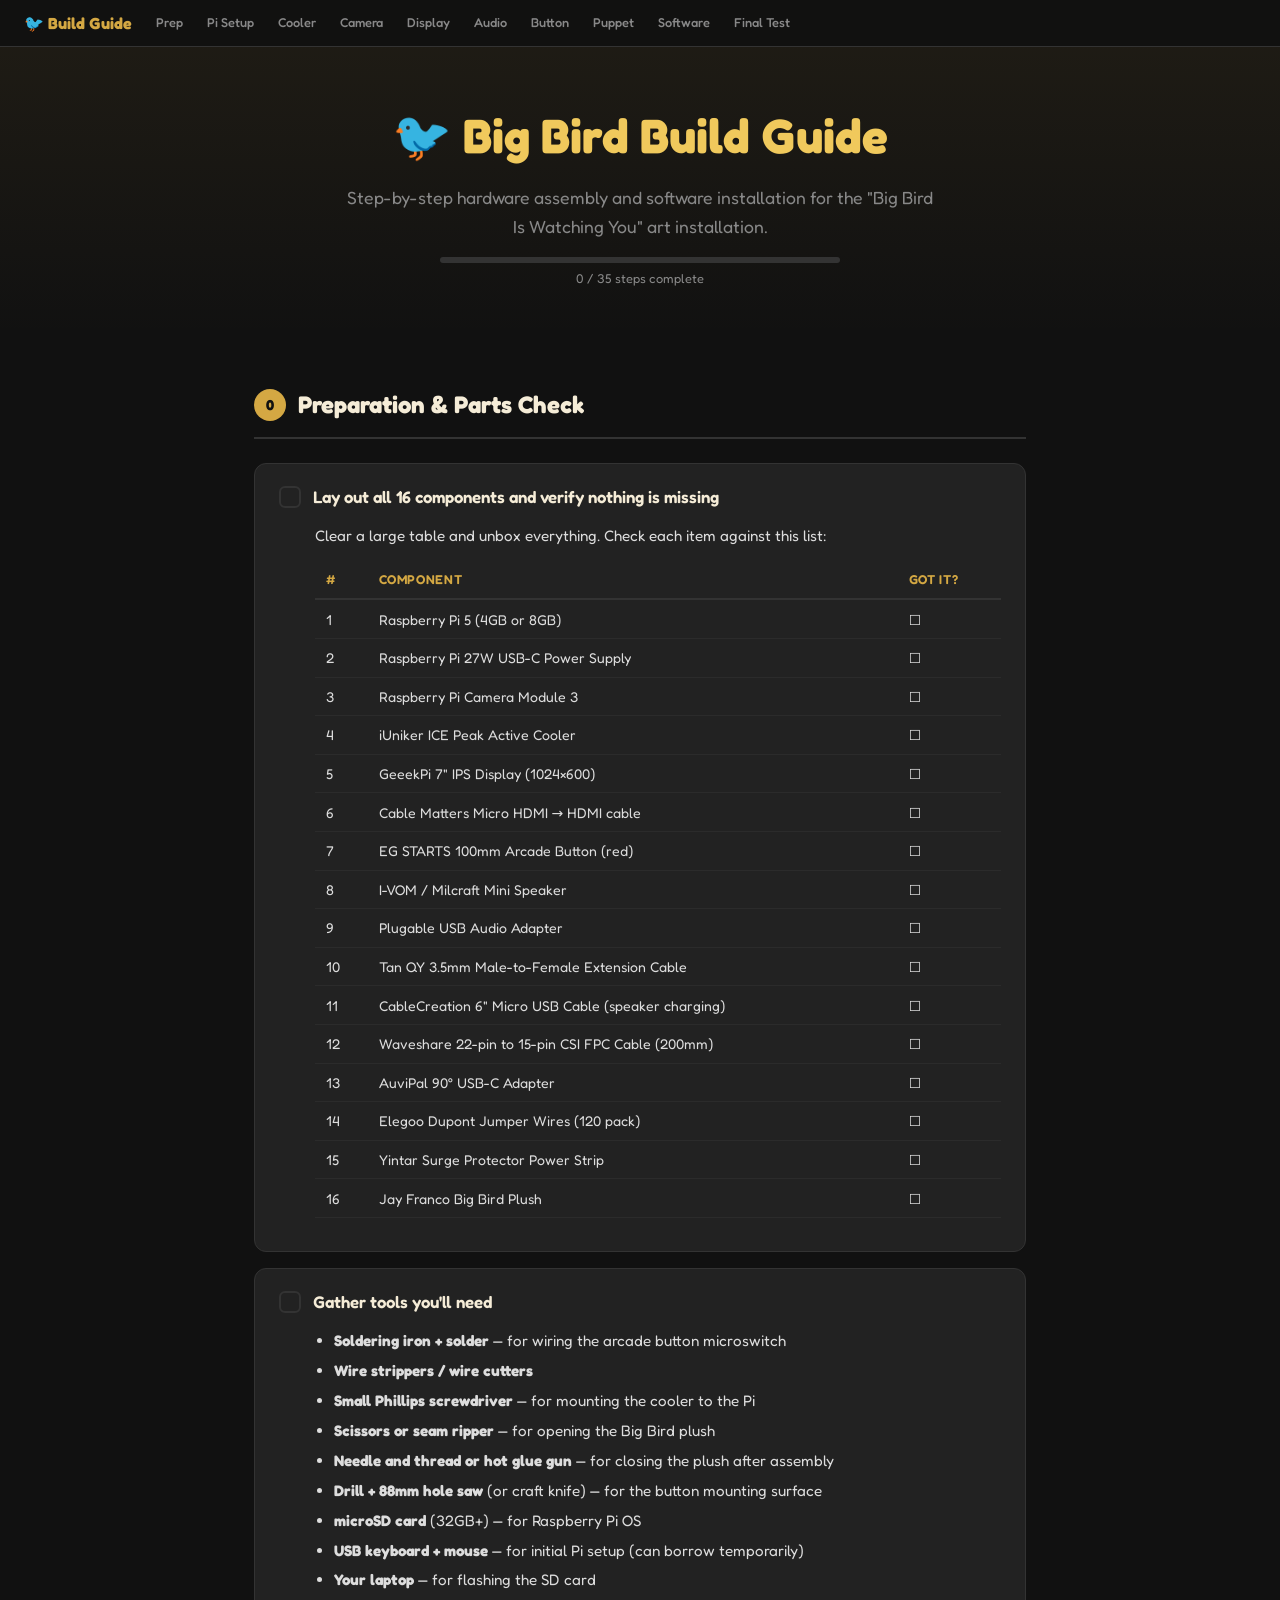
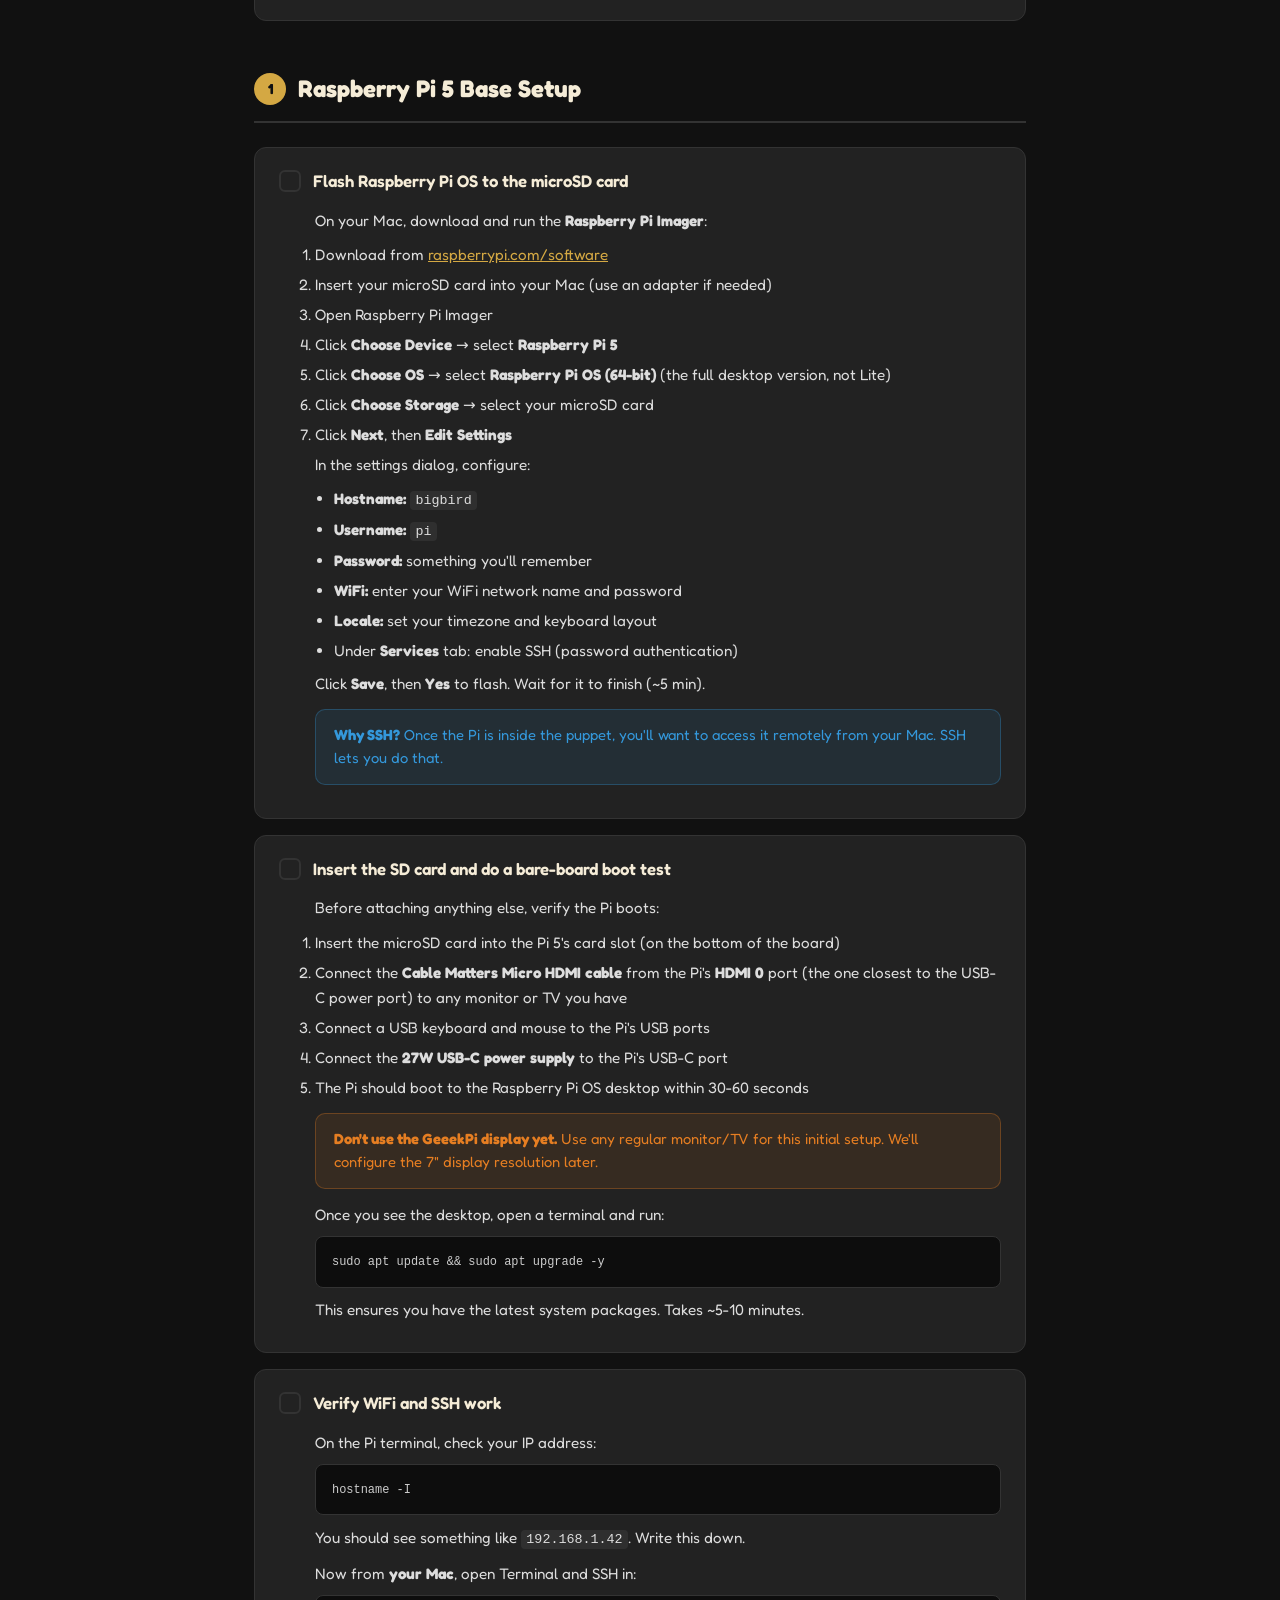
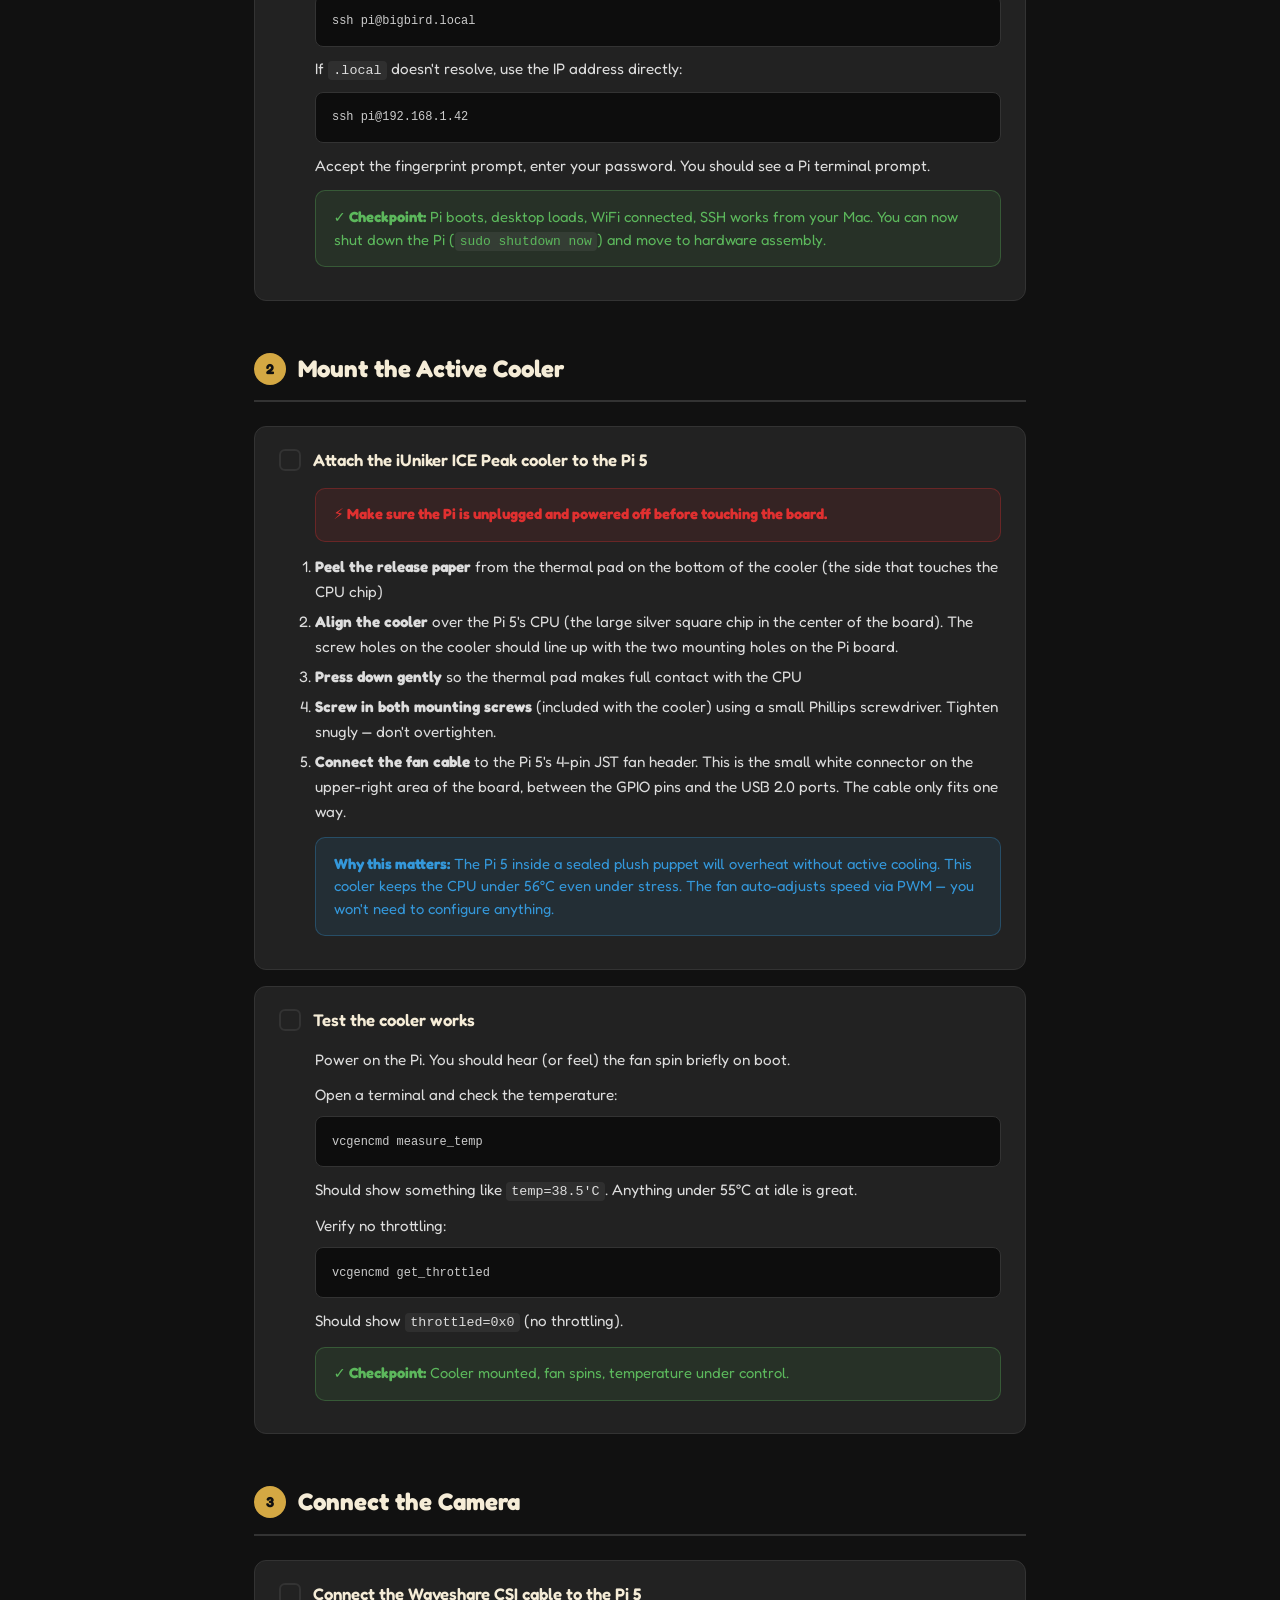
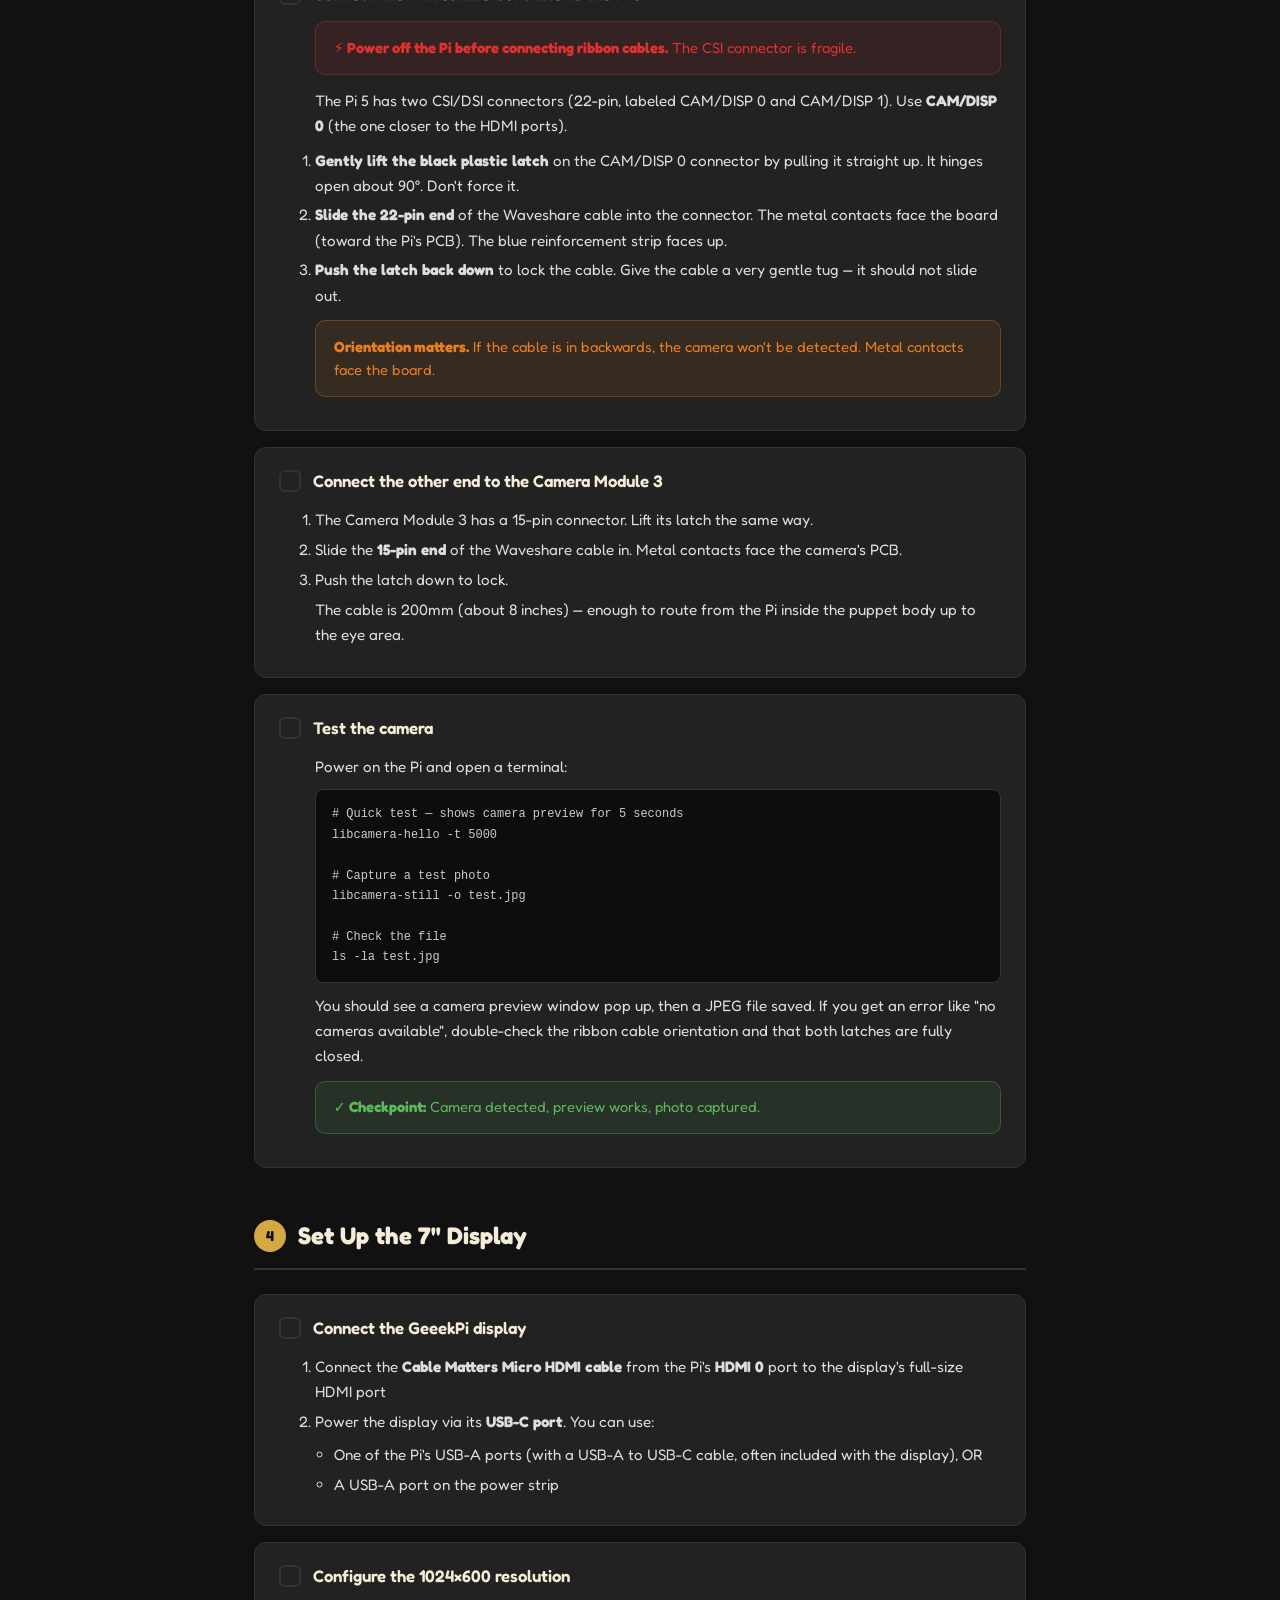
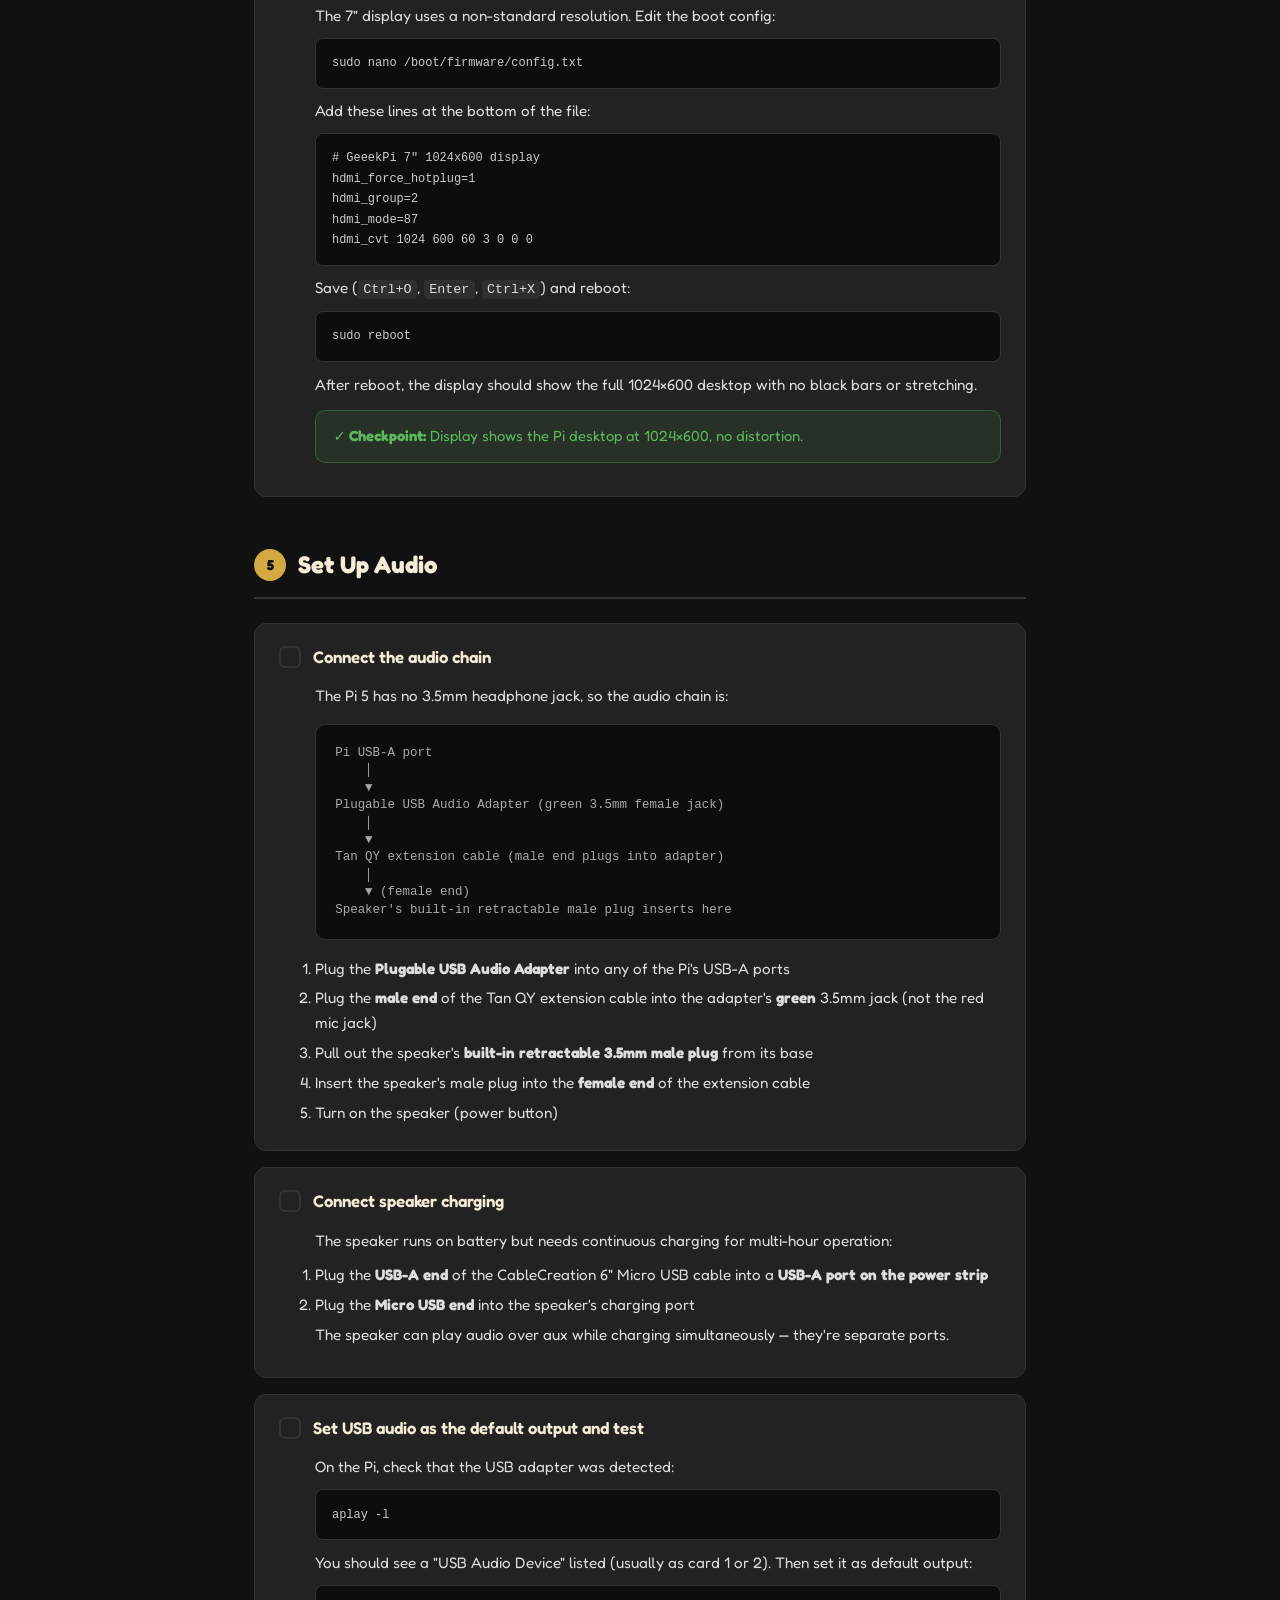
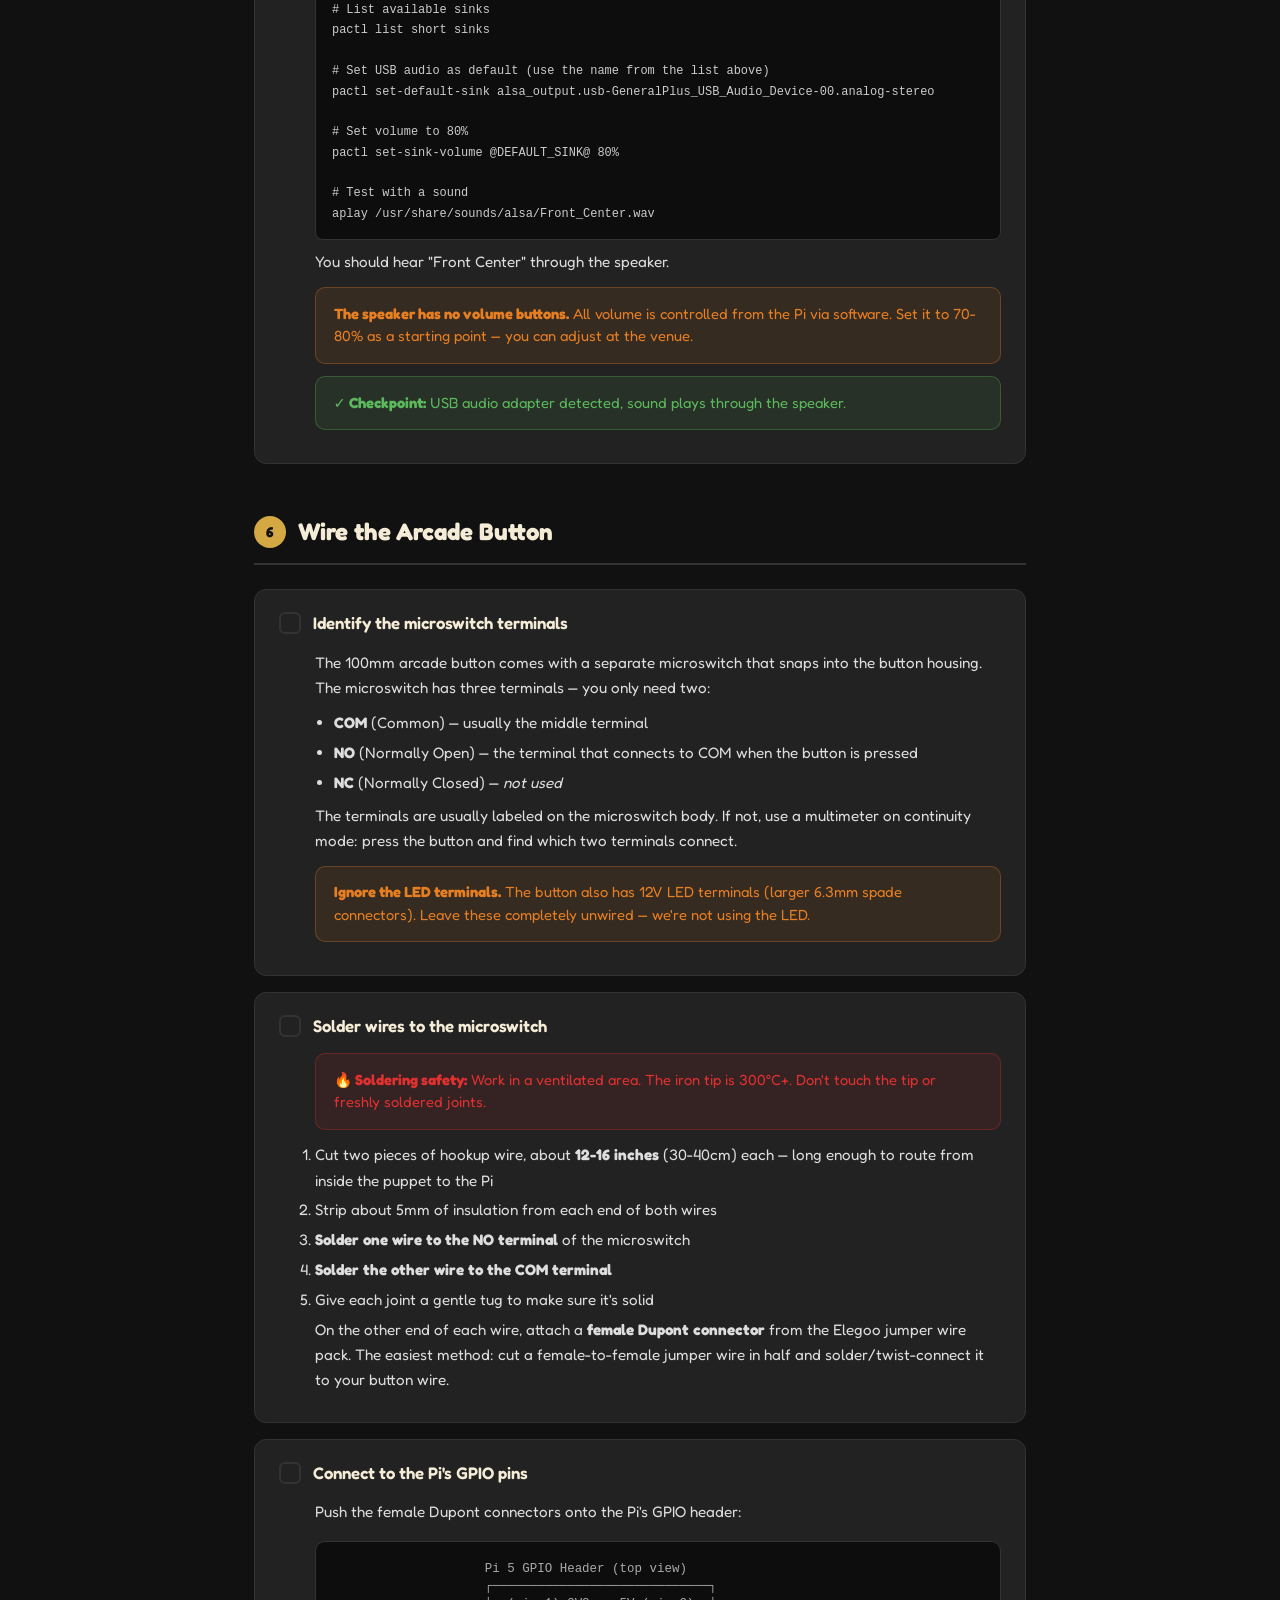
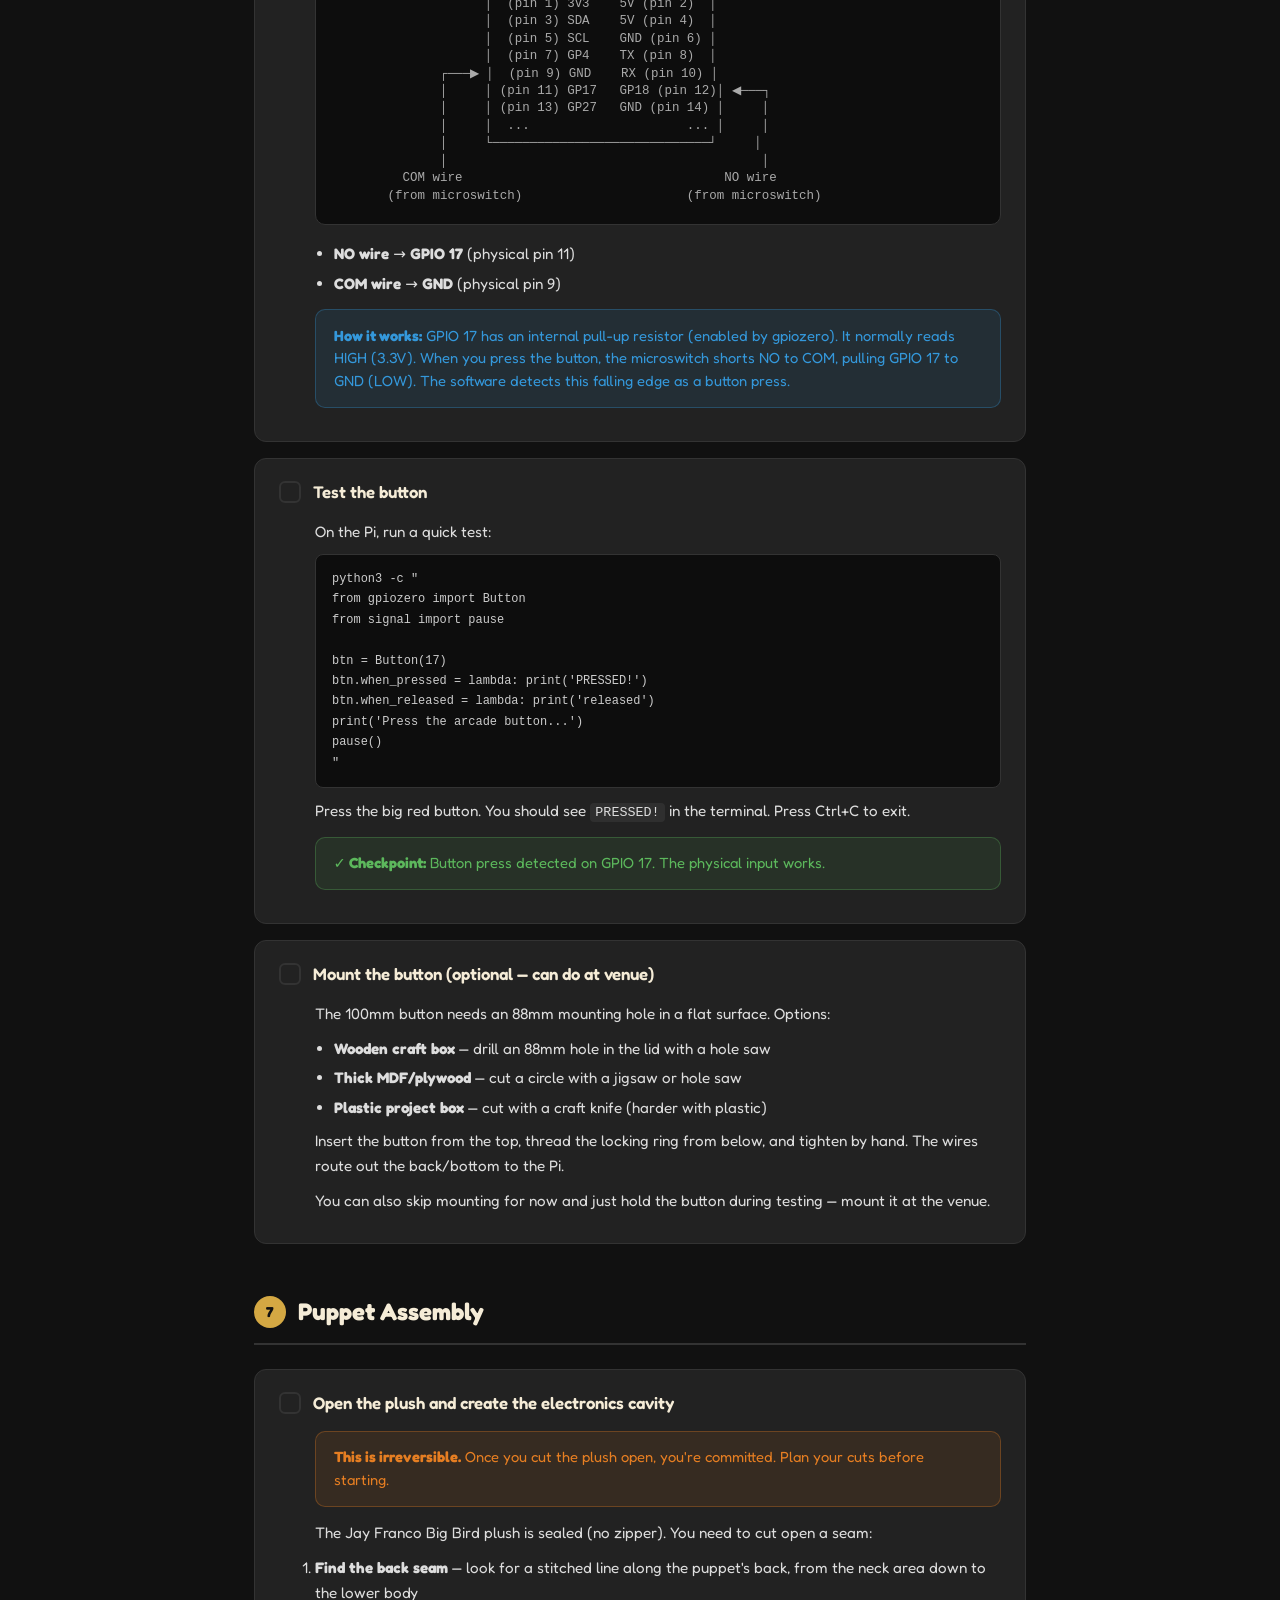
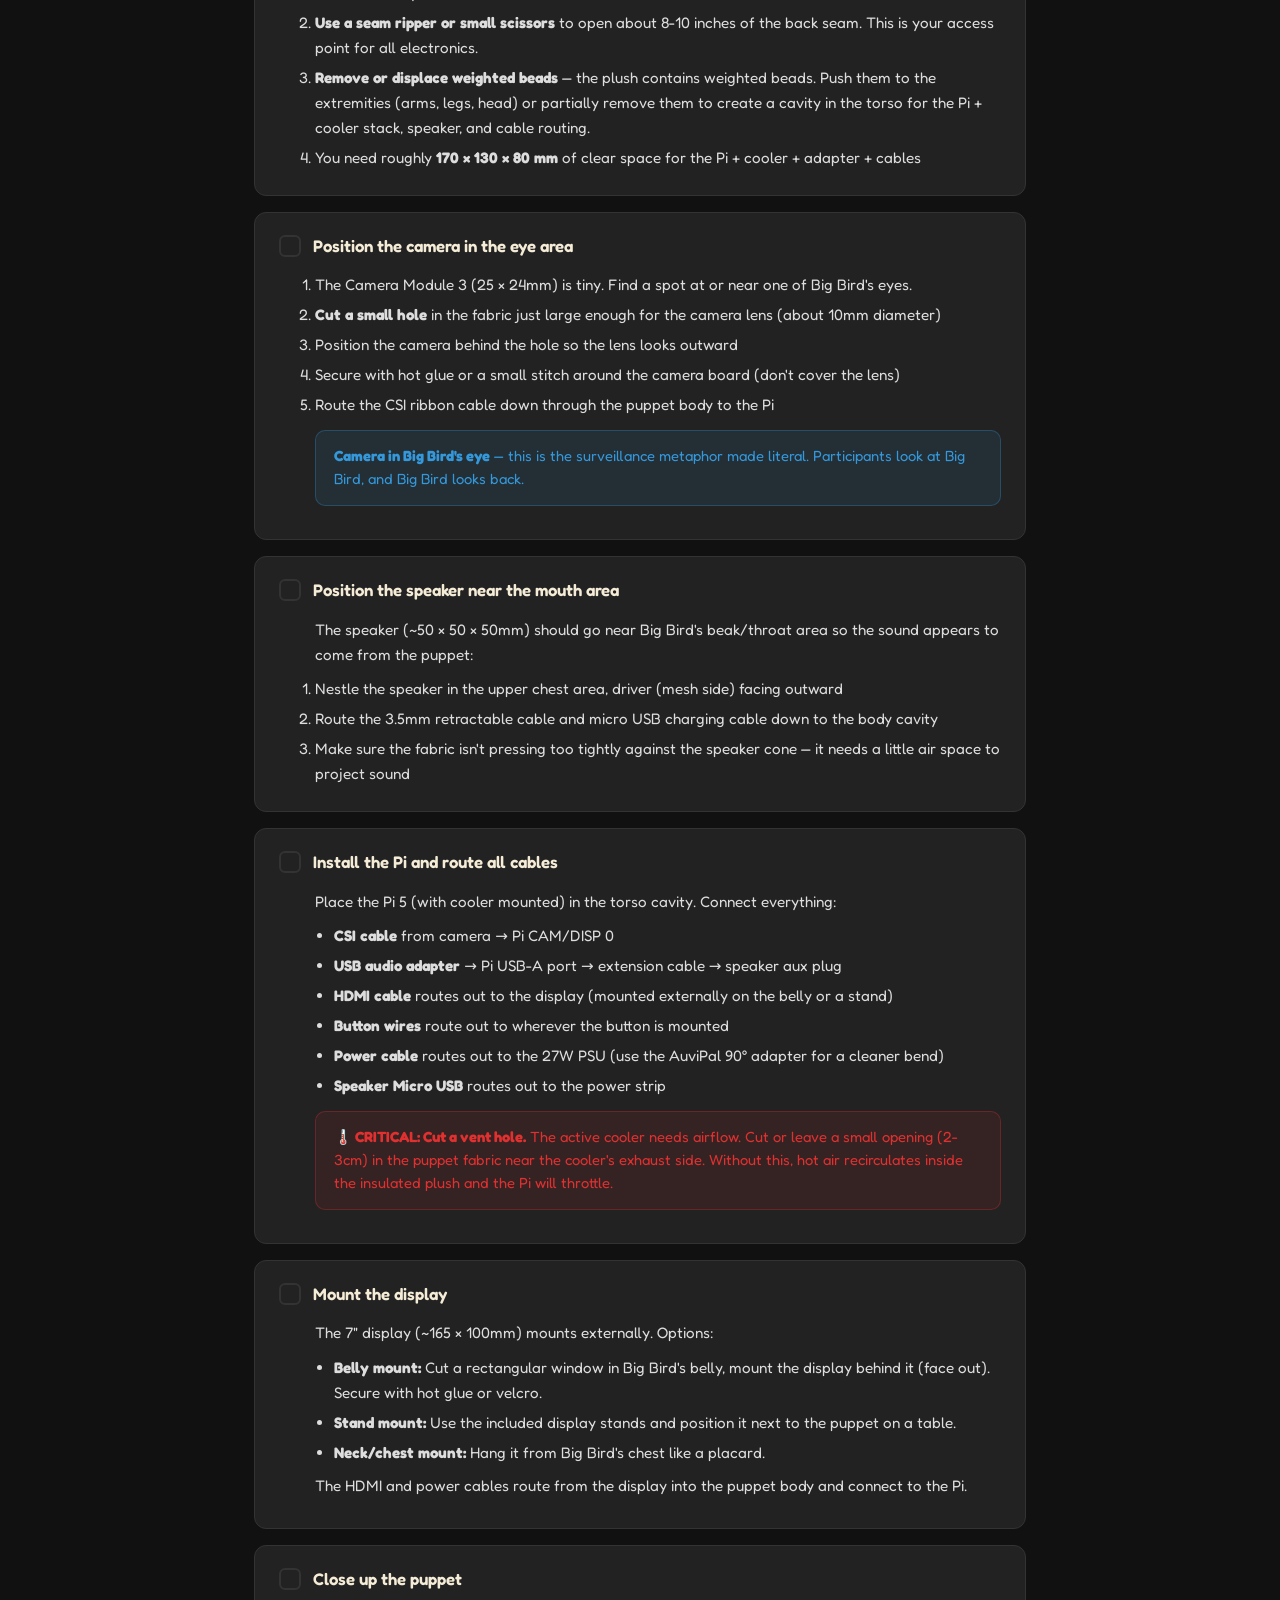
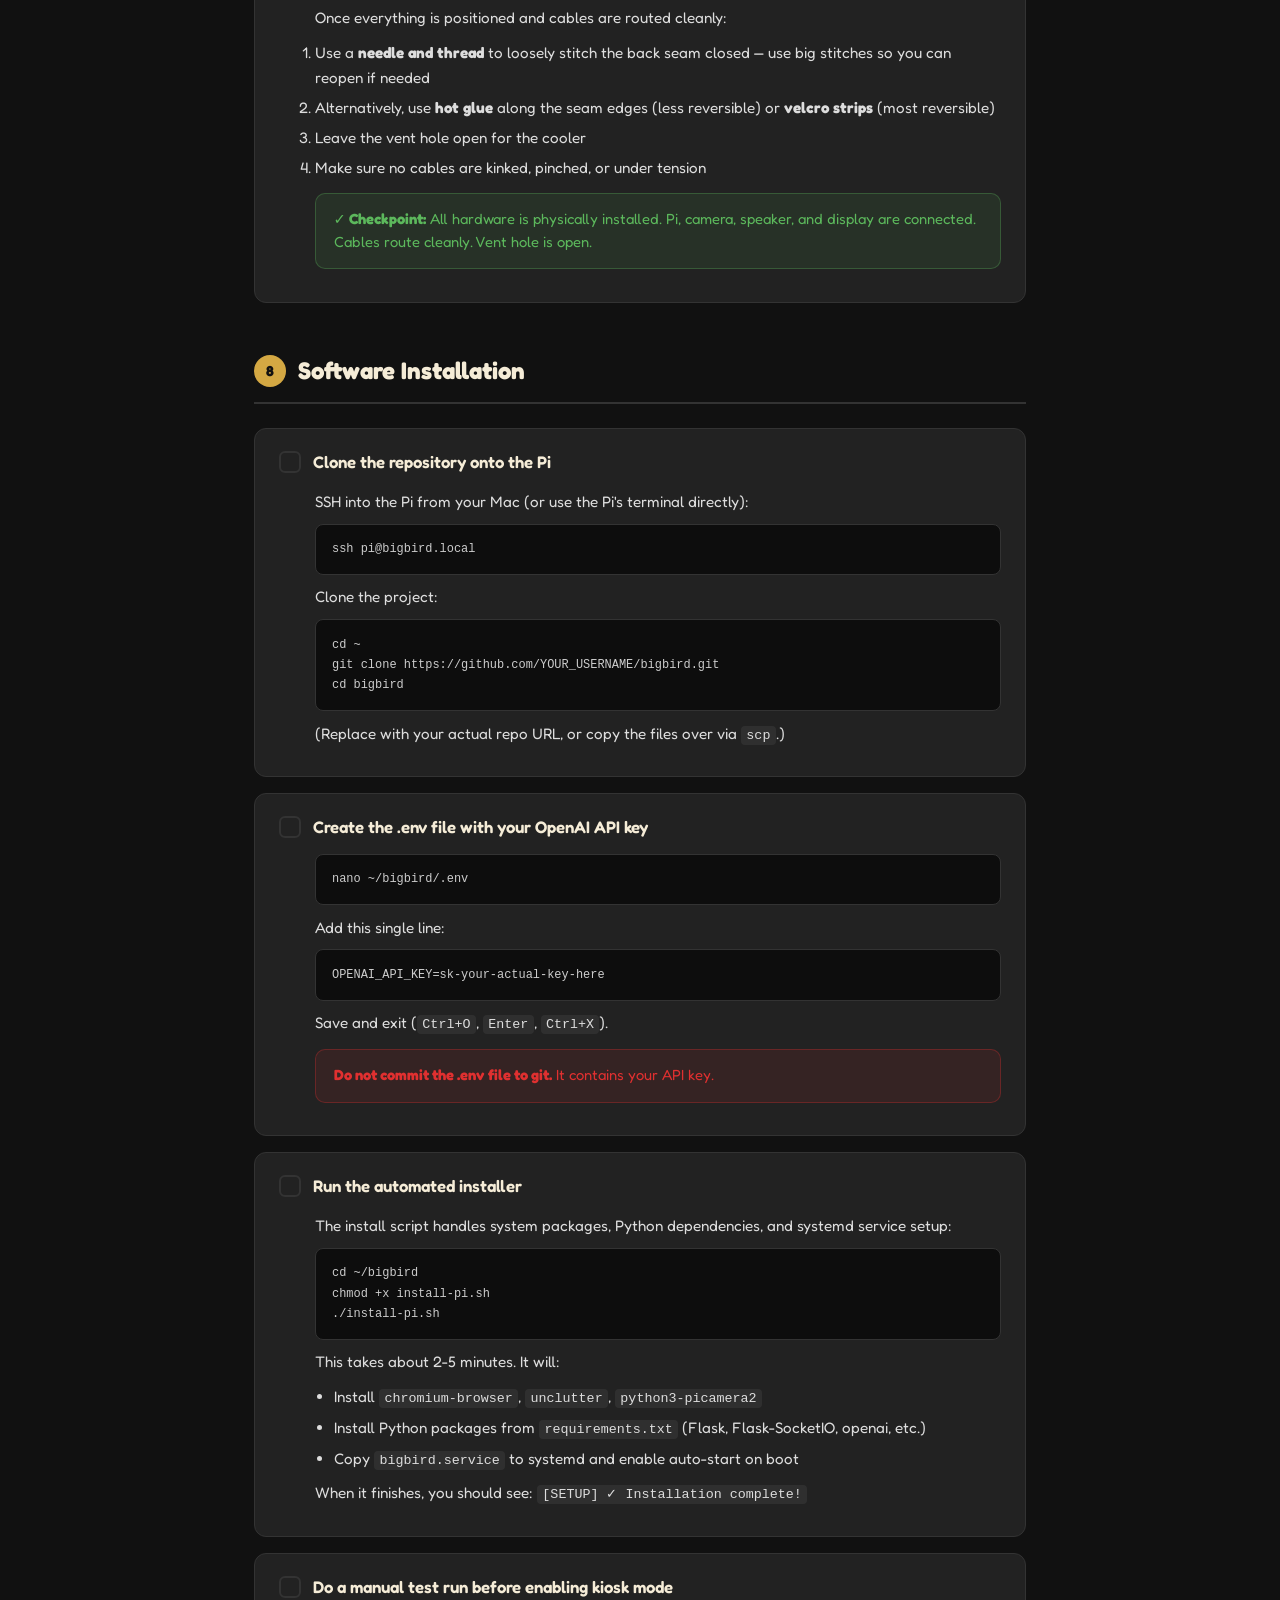
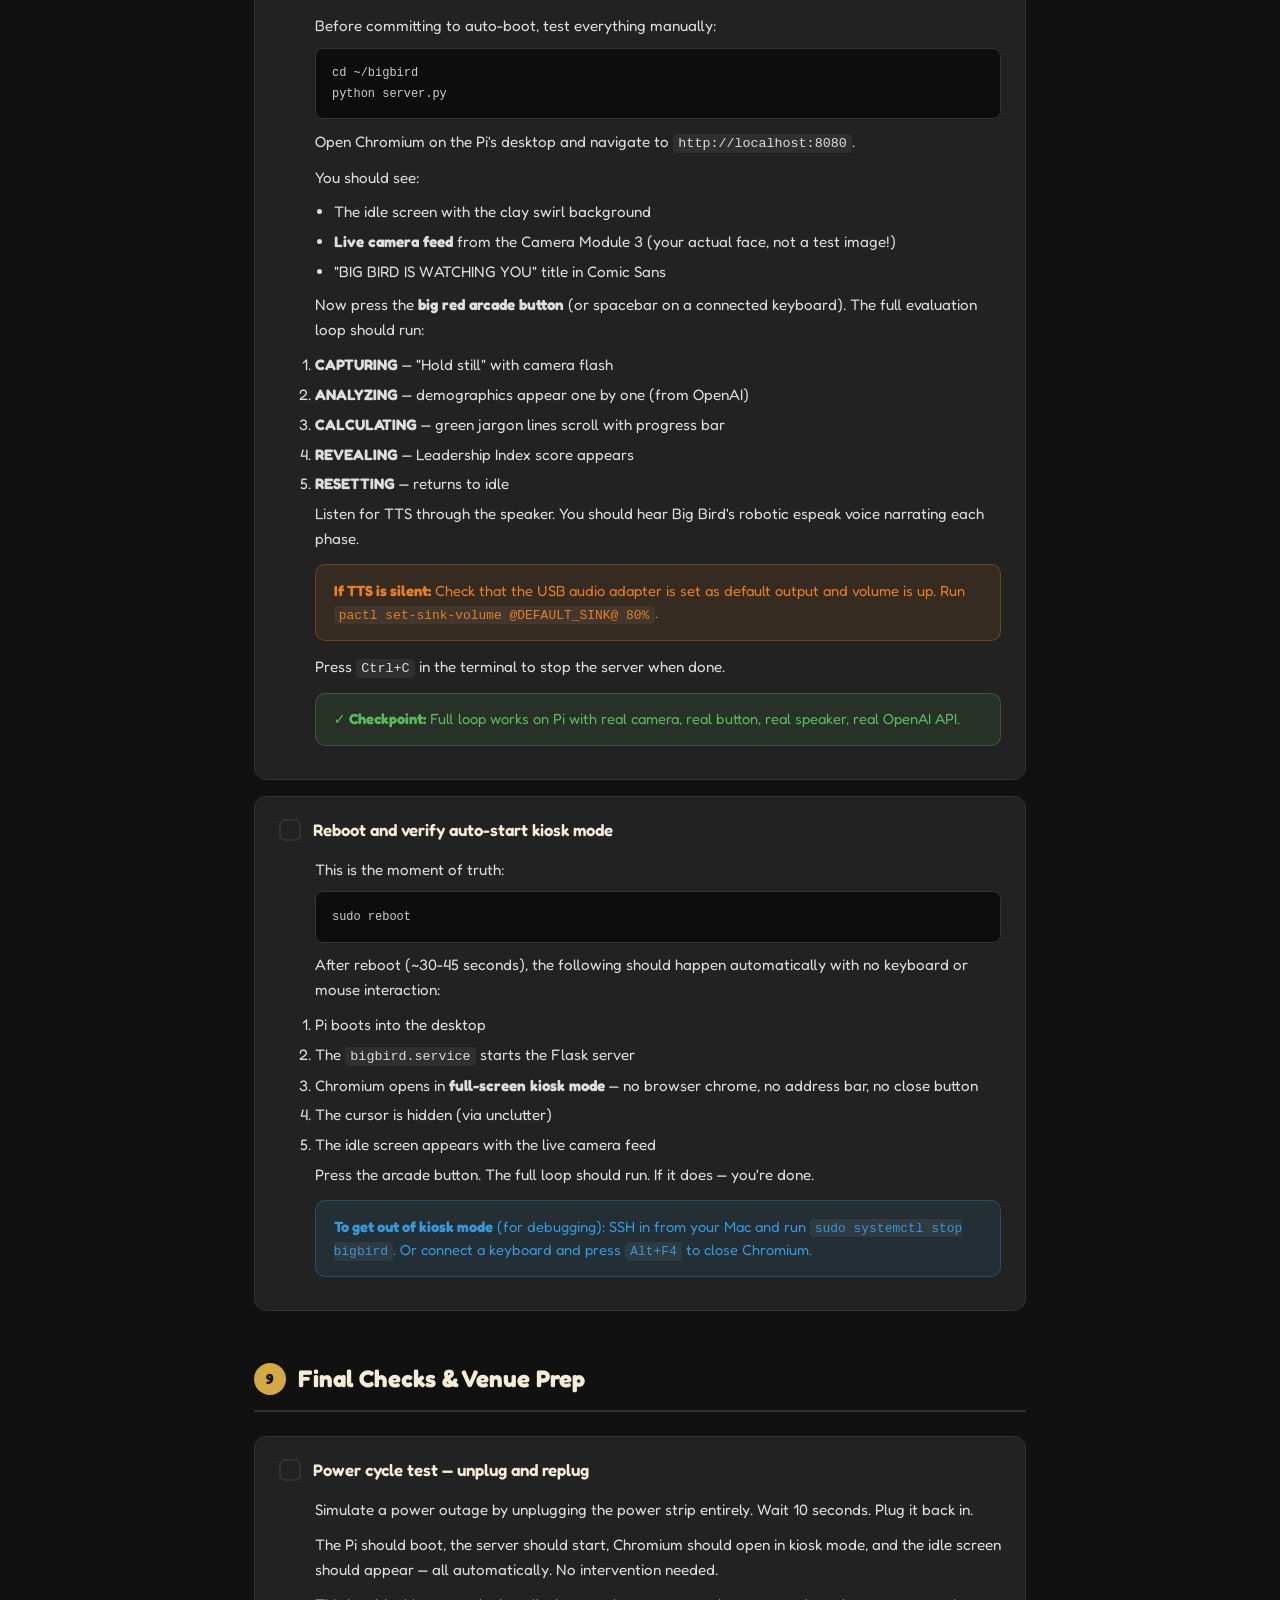
<file: static/build-guide.html>
<!DOCTYPE html>
<html lang="en">
<head>
<meta charset="UTF-8">
<meta name="viewport" content="width=device-width, initial-scale=1.0">
<title>Big Bird Is Watching You — Build Guide</title>
<style>
  @import url('https://fonts.googleapis.com/css2?family=Fredoka:wght@400;500;600;700&display=swap');

  *, *::before, *::after { margin: 0; padding: 0; box-sizing: border-box; }

  :root {
    --black: #111;
    --dark: #1a1a1a;
    --card: #222;
    --border: #333;
    --gold: #d4a843;
    --gold-bright: #f0c95c;
    --gold-dim: #a07e2e;
    --cream: #f5ecd7;
    --green: #5cb85c;
    --red: #e03030;
    --orange: #e67e22;
    --blue: #3498db;
    --text: #ddd;
    --text-dim: #888;
    --font: 'Fredoka', system-ui, -apple-system, sans-serif;
    --mono: 'SF Mono', 'Fira Code', 'Consolas', monospace;
  }

  html { scroll-behavior: smooth; }

  body {
    background: var(--black);
    color: var(--text);
    font-family: var(--font);
    font-size: 16px;
    line-height: 1.65;
    -webkit-font-smoothing: antialiased;
  }

  /* ---- NAV ---- */
  nav {
    position: fixed;
    top: 0;
    left: 0;
    right: 0;
    z-index: 100;
    background: rgba(17, 17, 17, 0.92);
    backdrop-filter: blur(12px);
    -webkit-backdrop-filter: blur(12px);
    border-bottom: 1px solid var(--border);
    padding: 0.6rem 1.5rem;
    display: flex;
    align-items: center;
    gap: 1.5rem;
    overflow-x: auto;
    scrollbar-width: none;
  }
  nav::-webkit-scrollbar { display: none; }
  nav .logo {
    font-weight: 700;
    color: var(--gold);
    font-size: 1rem;
    white-space: nowrap;
    flex-shrink: 0;
  }
  nav a {
    color: var(--text-dim);
    text-decoration: none;
    font-size: 0.8rem;
    font-weight: 500;
    white-space: nowrap;
    transition: color 0.15s;
  }
  nav a:hover { color: var(--gold); }

  /* ---- HERO ---- */
  .hero {
    padding: 6rem 2rem 3rem;
    text-align: center;
    background: linear-gradient(180deg, rgba(212,168,67,0.08) 0%, transparent 100%);
  }
  .hero h1 {
    font-size: 3rem;
    font-weight: 700;
    color: var(--gold-bright);
    margin-bottom: 0.5rem;
  }
  .hero p {
    color: var(--text-dim);
    font-size: 1.1rem;
    max-width: 600px;
    margin: 0 auto;
  }

  /* ---- LAYOUT ---- */
  .container {
    max-width: 820px;
    margin: 0 auto;
    padding: 0 1.5rem 4rem;
  }

  /* ---- SECTIONS ---- */
  .section {
    margin-top: 3rem;
  }
  .section-header {
    display: flex;
    align-items: center;
    gap: 0.75rem;
    margin-bottom: 1.5rem;
    padding-bottom: 0.75rem;
    border-bottom: 2px solid var(--border);
  }
  .section-number {
    background: var(--gold);
    color: var(--black);
    font-weight: 700;
    font-size: 0.9rem;
    width: 2rem;
    height: 2rem;
    border-radius: 50%;
    display: flex;
    align-items: center;
    justify-content: center;
    flex-shrink: 0;
  }
  .section-header h2 {
    font-size: 1.5rem;
    font-weight: 700;
    color: var(--cream);
  }

  /* ---- STEPS ---- */
  .step {
    background: var(--card);
    border: 1px solid var(--border);
    border-radius: 12px;
    padding: 1.25rem 1.5rem;
    margin-bottom: 1rem;
    position: relative;
  }
  .step-header {
    display: flex;
    align-items: flex-start;
    gap: 0.75rem;
    cursor: pointer;
  }
  .step-check {
    width: 22px;
    height: 22px;
    border: 2px solid var(--border);
    border-radius: 6px;
    flex-shrink: 0;
    margin-top: 2px;
    cursor: pointer;
    display: flex;
    align-items: center;
    justify-content: center;
    transition: all 0.15s;
    background: transparent;
  }
  .step-check.checked {
    background: var(--green);
    border-color: var(--green);
  }
  .step-check.checked::after {
    content: '✓';
    color: white;
    font-size: 14px;
    font-weight: 700;
  }
  .step h3 {
    font-size: 1.05rem;
    font-weight: 600;
    color: var(--cream);
    flex: 1;
  }
  .step.done h3 { color: var(--text-dim); text-decoration: line-through; }
  .step-body {
    margin-top: 0.75rem;
    padding-left: 2.25rem;
    color: var(--text);
    font-size: 0.95rem;
  }
  .step-body p { margin-bottom: 0.6rem; }
  .step-body ul { margin: 0.5rem 0 0.5rem 1.2rem; }
  .step-body li { margin-bottom: 0.3rem; }

  /* ---- CODE ---- */
  pre {
    background: #0d0d0d;
    border: 1px solid var(--border);
    border-radius: 8px;
    padding: 0.9rem 1rem;
    overflow-x: auto;
    margin: 0.6rem 0;
    font-family: var(--mono);
    font-size: 0.85rem;
    line-height: 1.5;
    color: #ccc;
  }
  code {
    font-family: var(--mono);
    font-size: 0.88em;
    background: rgba(255,255,255,0.06);
    padding: 0.15em 0.4em;
    border-radius: 4px;
  }
  pre code { background: none; padding: 0; }

  /* ---- CALLOUTS ---- */
  .callout {
    border-radius: 10px;
    padding: 0.9rem 1.1rem;
    margin: 0.8rem 0;
    font-size: 0.92rem;
    line-height: 1.55;
  }
  .callout-warn {
    background: rgba(230, 126, 34, 0.1);
    border: 1px solid rgba(230, 126, 34, 0.3);
    color: var(--orange);
  }
  .callout-danger {
    background: rgba(224, 48, 48, 0.1);
    border: 1px solid rgba(224, 48, 48, 0.3);
    color: var(--red);
  }
  .callout-info {
    background: rgba(52, 152, 219, 0.1);
    border: 1px solid rgba(52, 152, 219, 0.3);
    color: var(--blue);
  }
  .callout-success {
    background: rgba(92, 184, 92, 0.1);
    border: 1px solid rgba(92, 184, 92, 0.3);
    color: var(--green);
  }
  .callout strong { color: inherit; }

  /* ---- WIRING DIAGRAM ---- */
  .diagram {
    background: #0d0d0d;
    border: 1px solid var(--border);
    border-radius: 10px;
    padding: 1.2rem;
    margin: 1rem 0;
    font-family: var(--mono);
    font-size: 0.78rem;
    line-height: 1.4;
    overflow-x: auto;
    white-space: pre;
    color: #aaa;
  }

  /* ---- PARTS TABLE ---- */
  table {
    width: 100%;
    border-collapse: collapse;
    margin: 0.8rem 0;
    font-size: 0.88rem;
  }
  th {
    text-align: left;
    padding: 0.5rem 0.7rem;
    border-bottom: 2px solid var(--border);
    color: var(--gold);
    font-weight: 600;
    font-size: 0.8rem;
    text-transform: uppercase;
    letter-spacing: 0.05em;
  }
  td {
    padding: 0.45rem 0.7rem;
    border-bottom: 1px solid rgba(255,255,255,0.04);
  }
  tr:hover td { background: rgba(255,255,255,0.02); }

  /* ---- PROGRESS ---- */
  .progress-bar-outer {
    width: 100%;
    height: 6px;
    background: var(--border);
    border-radius: 3px;
    margin-top: 0.5rem;
    overflow: hidden;
  }
  .progress-bar-inner {
    height: 100%;
    background: var(--green);
    border-radius: 3px;
    transition: width 0.3s ease;
    width: 0%;
  }
  .progress-text {
    text-align: center;
    font-size: 0.8rem;
    color: var(--text-dim);
    margin-top: 0.3rem;
  }

  /* ---- IMG ---- */
  .img-note {
    font-size: 0.8rem;
    color: var(--text-dim);
    font-style: italic;
    margin-top: 0.3rem;
  }

  /* ---- FOOTER ---- */
  footer {
    text-align: center;
    padding: 2rem;
    color: var(--text-dim);
    font-size: 0.8rem;
    border-top: 1px solid var(--border);
  }
</style>
</head>
<body>

<nav>
  <span class="logo">🐦 Build Guide</span>
  <a href="#prep">Prep</a>
  <a href="#pi-setup">Pi Setup</a>
  <a href="#cooler">Cooler</a>
  <a href="#camera">Camera</a>
  <a href="#display">Display</a>
  <a href="#audio">Audio</a>
  <a href="#button">Button</a>
  <a href="#puppet">Puppet</a>
  <a href="#software">Software</a>
  <a href="#test">Final Test</a>
</nav>

<div class="hero">
  <h1>🐦 Big Bird Build Guide</h1>
  <p>Step-by-step hardware assembly and software installation for the "Big Bird Is Watching You" art installation.</p>
  <div class="progress-bar-outer" style="max-width:400px;margin:1rem auto 0;">
    <div class="progress-bar-inner" id="progress-bar"></div>
  </div>
  <div class="progress-text" id="progress-text">0 / 0 steps complete</div>
</div>

<div class="container">

<!-- ============================================================ -->
<!-- SECTION 0: PREPARATION -->
<!-- ============================================================ -->
<div class="section" id="prep">
  <div class="section-header">
    <div class="section-number">0</div>
    <h2>Preparation & Parts Check</h2>
  </div>

  <div class="step" data-step>
    <div class="step-header">
      <div class="step-check" onclick="toggleStep(this)"></div>
      <h3>Lay out all 16 components and verify nothing is missing</h3>
    </div>
    <div class="step-body">
      <p>Clear a large table and unbox everything. Check each item against this list:</p>
      <table>
        <tr><th>#</th><th>Component</th><th>Got it?</th></tr>
        <tr><td>1</td><td>Raspberry Pi 5 (4GB or 8GB)</td><td>☐</td></tr>
        <tr><td>2</td><td>Raspberry Pi 27W USB-C Power Supply</td><td>☐</td></tr>
        <tr><td>3</td><td>Raspberry Pi Camera Module 3</td><td>☐</td></tr>
        <tr><td>4</td><td>iUniker ICE Peak Active Cooler</td><td>☐</td></tr>
        <tr><td>5</td><td>GeeekPi 7" IPS Display (1024×600)</td><td>☐</td></tr>
        <tr><td>6</td><td>Cable Matters Micro HDMI → HDMI cable</td><td>☐</td></tr>
        <tr><td>7</td><td>EG STARTS 100mm Arcade Button (red)</td><td>☐</td></tr>
        <tr><td>8</td><td>I-VOM / Milcraft Mini Speaker</td><td>☐</td></tr>
        <tr><td>9</td><td>Plugable USB Audio Adapter</td><td>☐</td></tr>
        <tr><td>10</td><td>Tan QY 3.5mm Male-to-Female Extension Cable</td><td>☐</td></tr>
        <tr><td>11</td><td>CableCreation 6" Micro USB Cable (speaker charging)</td><td>☐</td></tr>
        <tr><td>12</td><td>Waveshare 22-pin to 15-pin CSI FPC Cable (200mm)</td><td>☐</td></tr>
        <tr><td>13</td><td>AuviPal 90° USB-C Adapter</td><td>☐</td></tr>
        <tr><td>14</td><td>Elegoo Dupont Jumper Wires (120 pack)</td><td>☐</td></tr>
        <tr><td>15</td><td>Yintar Surge Protector Power Strip</td><td>☐</td></tr>
        <tr><td>16</td><td>Jay Franco Big Bird Plush</td><td>☐</td></tr>
      </table>
    </div>
  </div>

  <div class="step" data-step>
    <div class="step-header">
      <div class="step-check" onclick="toggleStep(this)"></div>
      <h3>Gather tools you'll need</h3>
    </div>
    <div class="step-body">
      <ul>
        <li><strong>Soldering iron + solder</strong> — for wiring the arcade button microswitch</li>
        <li><strong>Wire strippers / wire cutters</strong></li>
        <li><strong>Small Phillips screwdriver</strong> — for mounting the cooler to the Pi</li>
        <li><strong>Scissors or seam ripper</strong> — for opening the Big Bird plush</li>
        <li><strong>Needle and thread or hot glue gun</strong> — for closing the plush after assembly</li>
        <li><strong>Drill + 88mm hole saw</strong> (or craft knife) — for the button mounting surface</li>
        <li><strong>microSD card</strong> (32GB+) — for Raspberry Pi OS</li>
        <li><strong>USB keyboard + mouse</strong> — for initial Pi setup (can borrow temporarily)</li>
        <li><strong>Your laptop</strong> — for flashing the SD card</li>
      </ul>
    </div>
  </div>
</div>

<!-- ============================================================ -->
<!-- SECTION 1: PI SETUP -->
<!-- ============================================================ -->
<div class="section" id="pi-setup">
  <div class="section-header">
    <div class="section-number">1</div>
    <h2>Raspberry Pi 5 Base Setup</h2>
  </div>

  <div class="step" data-step>
    <div class="step-header">
      <div class="step-check" onclick="toggleStep(this)"></div>
      <h3>Flash Raspberry Pi OS to the microSD card</h3>
    </div>
    <div class="step-body">
      <p>On your Mac, download and run the <strong>Raspberry Pi Imager</strong>:</p>
      <ol>
        <li>Download from <a href="https://www.raspberrypi.com/software/" style="color:var(--gold)">raspberrypi.com/software</a></li>
        <li>Insert your microSD card into your Mac (use an adapter if needed)</li>
        <li>Open Raspberry Pi Imager</li>
        <li>Click <strong>Choose Device</strong> → select <strong>Raspberry Pi 5</strong></li>
        <li>Click <strong>Choose OS</strong> → select <strong>Raspberry Pi OS (64-bit)</strong> (the full desktop version, not Lite)</li>
        <li>Click <strong>Choose Storage</strong> → select your microSD card</li>
        <li>Click <strong>Next</strong>, then <strong>Edit Settings</strong></li>
      </ol>
      <p>In the settings dialog, configure:</p>
      <ul>
        <li><strong>Hostname:</strong> <code>bigbird</code></li>
        <li><strong>Username:</strong> <code>pi</code></li>
        <li><strong>Password:</strong> something you'll remember</li>
        <li><strong>WiFi:</strong> enter your WiFi network name and password</li>
        <li><strong>Locale:</strong> set your timezone and keyboard layout</li>
        <li>Under <strong>Services</strong> tab: enable SSH (password authentication)</li>
      </ul>
      <p>Click <strong>Save</strong>, then <strong>Yes</strong> to flash. Wait for it to finish (~5 min).</p>
      <div class="callout callout-info">
        <strong>Why SSH?</strong> Once the Pi is inside the puppet, you'll want to access it remotely from your Mac. SSH lets you do that.
      </div>
    </div>
  </div>

  <div class="step" data-step>
    <div class="step-header">
      <div class="step-check" onclick="toggleStep(this)"></div>
      <h3>Insert the SD card and do a bare-board boot test</h3>
    </div>
    <div class="step-body">
      <p>Before attaching anything else, verify the Pi boots:</p>
      <ol>
        <li>Insert the microSD card into the Pi 5's card slot (on the bottom of the board)</li>
        <li>Connect the <strong>Cable Matters Micro HDMI cable</strong> from the Pi's <strong>HDMI 0</strong> port (the one closest to the USB-C power port) to any monitor or TV you have</li>
        <li>Connect a USB keyboard and mouse to the Pi's USB ports</li>
        <li>Connect the <strong>27W USB-C power supply</strong> to the Pi's USB-C port</li>
        <li>The Pi should boot to the Raspberry Pi OS desktop within 30-60 seconds</li>
      </ol>
      <div class="callout callout-warn">
        <strong>Don't use the GeeekPi display yet.</strong> Use any regular monitor/TV for this initial setup. We'll configure the 7" display resolution later.
      </div>
      <p>Once you see the desktop, open a terminal and run:</p>
<pre><code>sudo apt update && sudo apt upgrade -y</code></pre>
      <p>This ensures you have the latest system packages. Takes ~5-10 minutes.</p>
    </div>
  </div>

  <div class="step" data-step>
    <div class="step-header">
      <div class="step-check" onclick="toggleStep(this)"></div>
      <h3>Verify WiFi and SSH work</h3>
    </div>
    <div class="step-body">
      <p>On the Pi terminal, check your IP address:</p>
<pre><code>hostname -I</code></pre>
      <p>You should see something like <code>192.168.1.42</code>. Write this down.</p>
      <p>Now from <strong>your Mac</strong>, open Terminal and SSH in:</p>
<pre><code>ssh pi@bigbird.local</code></pre>
      <p>If <code>.local</code> doesn't resolve, use the IP address directly:</p>
<pre><code>ssh pi@192.168.1.42</code></pre>
      <p>Accept the fingerprint prompt, enter your password. You should see a Pi terminal prompt.</p>
      <div class="callout callout-success">
        <strong>✓ Checkpoint:</strong> Pi boots, desktop loads, WiFi connected, SSH works from your Mac. You can now shut down the Pi (<code>sudo shutdown now</code>) and move to hardware assembly.
      </div>
    </div>
  </div>
</div>

<!-- ============================================================ -->
<!-- SECTION 2: ACTIVE COOLER -->
<!-- ============================================================ -->
<div class="section" id="cooler">
  <div class="section-header">
    <div class="section-number">2</div>
    <h2>Mount the Active Cooler</h2>
  </div>

  <div class="step" data-step>
    <div class="step-header">
      <div class="step-check" onclick="toggleStep(this)"></div>
      <h3>Attach the iUniker ICE Peak cooler to the Pi 5</h3>
    </div>
    <div class="step-body">
      <div class="callout callout-danger">
        <strong>⚡ Make sure the Pi is unplugged and powered off before touching the board.</strong>
      </div>
      <ol>
        <li><strong>Peel the release paper</strong> from the thermal pad on the bottom of the cooler (the side that touches the CPU chip)</li>
        <li><strong>Align the cooler</strong> over the Pi 5's CPU (the large silver square chip in the center of the board). The screw holes on the cooler should line up with the two mounting holes on the Pi board.</li>
        <li><strong>Press down gently</strong> so the thermal pad makes full contact with the CPU</li>
        <li><strong>Screw in both mounting screws</strong> (included with the cooler) using a small Phillips screwdriver. Tighten snugly — don't overtighten.</li>
        <li><strong>Connect the fan cable</strong> to the Pi 5's 4-pin JST fan header. This is the small white connector on the upper-right area of the board, between the GPIO pins and the USB 2.0 ports. The cable only fits one way.</li>
      </ol>
      <div class="callout callout-info">
        <strong>Why this matters:</strong> The Pi 5 inside a sealed plush puppet will overheat without active cooling. This cooler keeps the CPU under 56°C even under stress. The fan auto-adjusts speed via PWM — you won't need to configure anything.
      </div>
    </div>
  </div>

  <div class="step" data-step>
    <div class="step-header">
      <div class="step-check" onclick="toggleStep(this)"></div>
      <h3>Test the cooler works</h3>
    </div>
    <div class="step-body">
      <p>Power on the Pi. You should hear (or feel) the fan spin briefly on boot.</p>
      <p>Open a terminal and check the temperature:</p>
<pre><code>vcgencmd measure_temp</code></pre>
      <p>Should show something like <code>temp=38.5'C</code>. Anything under 55°C at idle is great.</p>
      <p>Verify no throttling:</p>
<pre><code>vcgencmd get_throttled</code></pre>
      <p>Should show <code>throttled=0x0</code> (no throttling).</p>
      <div class="callout callout-success">
        <strong>✓ Checkpoint:</strong> Cooler mounted, fan spins, temperature under control.
      </div>
    </div>
  </div>
</div>

<!-- ============================================================ -->
<!-- SECTION 3: CAMERA -->
<!-- ============================================================ -->
<div class="section" id="camera">
  <div class="section-header">
    <div class="section-number">3</div>
    <h2>Connect the Camera</h2>
  </div>

  <div class="step" data-step>
    <div class="step-header">
      <div class="step-check" onclick="toggleStep(this)"></div>
      <h3>Connect the Waveshare CSI cable to the Pi 5</h3>
    </div>
    <div class="step-body">
      <div class="callout callout-danger">
        <strong>⚡ Power off the Pi before connecting ribbon cables.</strong> The CSI connector is fragile.
      </div>
      <p>The Pi 5 has two CSI/DSI connectors (22-pin, labeled CAM/DISP 0 and CAM/DISP 1). Use <strong>CAM/DISP 0</strong> (the one closer to the HDMI ports).</p>
      <ol>
        <li><strong>Gently lift the black plastic latch</strong> on the CAM/DISP 0 connector by pulling it straight up. It hinges open about 90°. Don't force it.</li>
        <li><strong>Slide the 22-pin end</strong> of the Waveshare cable into the connector. The metal contacts face the board (toward the Pi's PCB). The blue reinforcement strip faces up.</li>
        <li><strong>Push the latch back down</strong> to lock the cable. Give the cable a very gentle tug — it should not slide out.</li>
      </ol>
      <div class="callout callout-warn">
        <strong>Orientation matters.</strong> If the cable is in backwards, the camera won't be detected. Metal contacts face the board.
      </div>
    </div>
  </div>

  <div class="step" data-step>
    <div class="step-header">
      <div class="step-check" onclick="toggleStep(this)"></div>
      <h3>Connect the other end to the Camera Module 3</h3>
    </div>
    <div class="step-body">
      <ol>
        <li>The Camera Module 3 has a 15-pin connector. Lift its latch the same way.</li>
        <li>Slide the <strong>15-pin end</strong> of the Waveshare cable in. Metal contacts face the camera's PCB.</li>
        <li>Push the latch down to lock.</li>
      </ol>
      <p>The cable is 200mm (about 8 inches) — enough to route from the Pi inside the puppet body up to the eye area.</p>
    </div>
  </div>

  <div class="step" data-step>
    <div class="step-header">
      <div class="step-check" onclick="toggleStep(this)"></div>
      <h3>Test the camera</h3>
    </div>
    <div class="step-body">
      <p>Power on the Pi and open a terminal:</p>
<pre><code># Quick test — shows camera preview for 5 seconds
libcamera-hello -t 5000

# Capture a test photo
libcamera-still -o test.jpg

# Check the file
ls -la test.jpg</code></pre>
      <p>You should see a camera preview window pop up, then a JPEG file saved. If you get an error like "no cameras available", double-check the ribbon cable orientation and that both latches are fully closed.</p>
      <div class="callout callout-success">
        <strong>✓ Checkpoint:</strong> Camera detected, preview works, photo captured.
      </div>
    </div>
  </div>
</div>

<!-- ============================================================ -->
<!-- SECTION 4: DISPLAY -->
<!-- ============================================================ -->
<div class="section" id="display">
  <div class="section-header">
    <div class="section-number">4</div>
    <h2>Set Up the 7" Display</h2>
  </div>

  <div class="step" data-step>
    <div class="step-header">
      <div class="step-check" onclick="toggleStep(this)"></div>
      <h3>Connect the GeeekPi display</h3>
    </div>
    <div class="step-body">
      <ol>
        <li>Connect the <strong>Cable Matters Micro HDMI cable</strong> from the Pi's <strong>HDMI 0</strong> port to the display's full-size HDMI port</li>
        <li>Power the display via its <strong>USB-C port</strong>. You can use:
          <ul>
            <li>One of the Pi's USB-A ports (with a USB-A to USB-C cable, often included with the display), OR</li>
            <li>A USB-A port on the power strip</li>
          </ul>
        </li>
      </ol>
    </div>
  </div>

  <div class="step" data-step>
    <div class="step-header">
      <div class="step-check" onclick="toggleStep(this)"></div>
      <h3>Configure the 1024×600 resolution</h3>
    </div>
    <div class="step-body">
      <p>The 7" display uses a non-standard resolution. Edit the boot config:</p>
<pre><code>sudo nano /boot/firmware/config.txt</code></pre>
      <p>Add these lines at the bottom of the file:</p>
<pre><code># GeeekPi 7" 1024x600 display
hdmi_force_hotplug=1
hdmi_group=2
hdmi_mode=87
hdmi_cvt 1024 600 60 3 0 0 0</code></pre>
      <p>Save (<code>Ctrl+O</code>, <code>Enter</code>, <code>Ctrl+X</code>) and reboot:</p>
<pre><code>sudo reboot</code></pre>
      <p>After reboot, the display should show the full 1024×600 desktop with no black bars or stretching.</p>
      <div class="callout callout-success">
        <strong>✓ Checkpoint:</strong> Display shows the Pi desktop at 1024×600, no distortion.
      </div>
    </div>
  </div>
</div>

<!-- ============================================================ -->
<!-- SECTION 5: AUDIO -->
<!-- ============================================================ -->
<div class="section" id="audio">
  <div class="section-header">
    <div class="section-number">5</div>
    <h2>Set Up Audio</h2>
  </div>

  <div class="step" data-step>
    <div class="step-header">
      <div class="step-check" onclick="toggleStep(this)"></div>
      <h3>Connect the audio chain</h3>
    </div>
    <div class="step-body">
      <p>The Pi 5 has no 3.5mm headphone jack, so the audio chain is:</p>
      <div class="diagram">Pi USB-A port
    │
    ▼
Plugable USB Audio Adapter (green 3.5mm female jack)
    │
    ▼
Tan QY extension cable (male end plugs into adapter)
    │
    ▼ (female end)
Speaker's built-in retractable male plug inserts here</div>
      <ol>
        <li>Plug the <strong>Plugable USB Audio Adapter</strong> into any of the Pi's USB-A ports</li>
        <li>Plug the <strong>male end</strong> of the Tan QY extension cable into the adapter's <strong>green</strong> 3.5mm jack (not the red mic jack)</li>
        <li>Pull out the speaker's <strong>built-in retractable 3.5mm male plug</strong> from its base</li>
        <li>Insert the speaker's male plug into the <strong>female end</strong> of the extension cable</li>
        <li>Turn on the speaker (power button)</li>
      </ol>
    </div>
  </div>

  <div class="step" data-step>
    <div class="step-header">
      <div class="step-check" onclick="toggleStep(this)"></div>
      <h3>Connect speaker charging</h3>
    </div>
    <div class="step-body">
      <p>The speaker runs on battery but needs continuous charging for multi-hour operation:</p>
      <ol>
        <li>Plug the <strong>USB-A end</strong> of the CableCreation 6" Micro USB cable into a <strong>USB-A port on the power strip</strong></li>
        <li>Plug the <strong>Micro USB end</strong> into the speaker's charging port</li>
      </ol>
      <p>The speaker can play audio over aux while charging simultaneously — they're separate ports.</p>
    </div>
  </div>

  <div class="step" data-step>
    <div class="step-header">
      <div class="step-check" onclick="toggleStep(this)"></div>
      <h3>Set USB audio as the default output and test</h3>
    </div>
    <div class="step-body">
      <p>On the Pi, check that the USB adapter was detected:</p>
<pre><code>aplay -l</code></pre>
      <p>You should see a "USB Audio Device" listed (usually as card 1 or 2). Then set it as default output:</p>
<pre><code># List available sinks
pactl list short sinks

# Set USB audio as default (use the name from the list above)
pactl set-default-sink alsa_output.usb-GeneralPlus_USB_Audio_Device-00.analog-stereo

# Set volume to 80%
pactl set-sink-volume @DEFAULT_SINK@ 80%

# Test with a sound
aplay /usr/share/sounds/alsa/Front_Center.wav</code></pre>
      <p>You should hear "Front Center" through the speaker.</p>
      <div class="callout callout-warn">
        <strong>The speaker has no volume buttons.</strong> All volume is controlled from the Pi via software. Set it to 70-80% as a starting point — you can adjust at the venue.
      </div>
      <div class="callout callout-success">
        <strong>✓ Checkpoint:</strong> USB audio adapter detected, sound plays through the speaker.
      </div>
    </div>
  </div>
</div>

<!-- ============================================================ -->
<!-- SECTION 6: BUTTON -->
<!-- ============================================================ -->
<div class="section" id="button">
  <div class="section-header">
    <div class="section-number">6</div>
    <h2>Wire the Arcade Button</h2>
  </div>

  <div class="step" data-step>
    <div class="step-header">
      <div class="step-check" onclick="toggleStep(this)"></div>
      <h3>Identify the microswitch terminals</h3>
    </div>
    <div class="step-body">
      <p>The 100mm arcade button comes with a separate microswitch that snaps into the button housing. The microswitch has three terminals — you only need two:</p>
      <ul>
        <li><strong>COM</strong> (Common) — usually the middle terminal</li>
        <li><strong>NO</strong> (Normally Open) — the terminal that connects to COM when the button is pressed</li>
        <li><strong>NC</strong> (Normally Closed) — <em>not used</em></li>
      </ul>
      <p>The terminals are usually labeled on the microswitch body. If not, use a multimeter on continuity mode: press the button and find which two terminals connect.</p>
      <div class="callout callout-warn">
        <strong>Ignore the LED terminals.</strong> The button also has 12V LED terminals (larger 6.3mm spade connectors). Leave these completely unwired — we're not using the LED.
      </div>
    </div>
  </div>

  <div class="step" data-step>
    <div class="step-header">
      <div class="step-check" onclick="toggleStep(this)"></div>
      <h3>Solder wires to the microswitch</h3>
    </div>
    <div class="step-body">
      <div class="callout callout-danger">
        <strong>🔥 Soldering safety:</strong> Work in a ventilated area. The iron tip is 300°C+. Don't touch the tip or freshly soldered joints.
      </div>
      <ol>
        <li>Cut two pieces of hookup wire, about <strong>12-16 inches</strong> (30-40cm) each — long enough to route from inside the puppet to the Pi</li>
        <li>Strip about 5mm of insulation from each end of both wires</li>
        <li><strong>Solder one wire to the NO terminal</strong> of the microswitch</li>
        <li><strong>Solder the other wire to the COM terminal</strong></li>
        <li>Give each joint a gentle tug to make sure it's solid</li>
      </ol>
      <p>On the other end of each wire, attach a <strong>female Dupont connector</strong> from the Elegoo jumper wire pack. The easiest method: cut a female-to-female jumper wire in half and solder/twist-connect it to your button wire.</p>
    </div>
  </div>

  <div class="step" data-step>
    <div class="step-header">
      <div class="step-check" onclick="toggleStep(this)"></div>
      <h3>Connect to the Pi's GPIO pins</h3>
    </div>
    <div class="step-body">
      <p>Push the female Dupont connectors onto the Pi's GPIO header:</p>
      <div class="diagram">                    Pi 5 GPIO Header (top view)
                    ┌─────────────────────────────┐
                    │  (pin 1) 3V3    5V (pin 2)  │
                    │  (pin 3) SDA    5V (pin 4)  │
                    │  (pin 5) SCL    GND (pin 6) │
                    │  (pin 7) GP4    TX (pin 8)  │
              ┌───▶ │  (pin 9) GND    RX (pin 10) │
              │     │ (pin 11) GP17   GP18 (pin 12)│ ◀───┐
              │     │ (pin 13) GP27   GND (pin 14) │     │
              │     │  ...                     ... │     │
              │     └─────────────────────────────┘     │
              │                                          │
         COM wire                                   NO wire
       (from microswitch)                      (from microswitch)</div>
      <ul>
        <li><strong>NO wire</strong> → <strong>GPIO 17</strong> (physical pin 11)</li>
        <li><strong>COM wire</strong> → <strong>GND</strong> (physical pin 9)</li>
      </ul>
      <div class="callout callout-info">
        <strong>How it works:</strong> GPIO 17 has an internal pull-up resistor (enabled by gpiozero). It normally reads HIGH (3.3V). When you press the button, the microswitch shorts NO to COM, pulling GPIO 17 to GND (LOW). The software detects this falling edge as a button press.
      </div>
    </div>
  </div>

  <div class="step" data-step>
    <div class="step-header">
      <div class="step-check" onclick="toggleStep(this)"></div>
      <h3>Test the button</h3>
    </div>
    <div class="step-body">
      <p>On the Pi, run a quick test:</p>
<pre><code>python3 -c "
from gpiozero import Button
from signal import pause

btn = Button(17)
btn.when_pressed = lambda: print('PRESSED!')
btn.when_released = lambda: print('released')
print('Press the arcade button...')
pause()
"</code></pre>
      <p>Press the big red button. You should see <code>PRESSED!</code> in the terminal. Press Ctrl+C to exit.</p>
      <div class="callout callout-success">
        <strong>✓ Checkpoint:</strong> Button press detected on GPIO 17. The physical input works.
      </div>
    </div>
  </div>

  <div class="step" data-step>
    <div class="step-header">
      <div class="step-check" onclick="toggleStep(this)"></div>
      <h3>Mount the button (optional — can do at venue)</h3>
    </div>
    <div class="step-body">
      <p>The 100mm button needs an 88mm mounting hole in a flat surface. Options:</p>
      <ul>
        <li><strong>Wooden craft box</strong> — drill an 88mm hole in the lid with a hole saw</li>
        <li><strong>Thick MDF/plywood</strong> — cut a circle with a jigsaw or hole saw</li>
        <li><strong>Plastic project box</strong> — cut with a craft knife (harder with plastic)</li>
      </ul>
      <p>Insert the button from the top, thread the locking ring from below, and tighten by hand. The wires route out the back/bottom to the Pi.</p>
      <p>You can also skip mounting for now and just hold the button during testing — mount it at the venue.</p>
    </div>
  </div>
</div>

<!-- ============================================================ -->
<!-- SECTION 7: PUPPET ASSEMBLY -->
<!-- ============================================================ -->
<div class="section" id="puppet">
  <div class="section-header">
    <div class="section-number">7</div>
    <h2>Puppet Assembly</h2>
  </div>

  <div class="step" data-step>
    <div class="step-header">
      <div class="step-check" onclick="toggleStep(this)"></div>
      <h3>Open the plush and create the electronics cavity</h3>
    </div>
    <div class="step-body">
      <div class="callout callout-warn">
        <strong>This is irreversible.</strong> Once you cut the plush open, you're committed. Plan your cuts before starting.
      </div>
      <p>The Jay Franco Big Bird plush is sealed (no zipper). You need to cut open a seam:</p>
      <ol>
        <li><strong>Find the back seam</strong> — look for a stitched line along the puppet's back, from the neck area down to the lower body</li>
        <li><strong>Use a seam ripper or small scissors</strong> to open about 8-10 inches of the back seam. This is your access point for all electronics.</li>
        <li><strong>Remove or displace weighted beads</strong> — the plush contains weighted beads. Push them to the extremities (arms, legs, head) or partially remove them to create a cavity in the torso for the Pi + cooler stack, speaker, and cable routing.</li>
        <li>You need roughly <strong>170 × 130 × 80 mm</strong> of clear space for the Pi + cooler + adapter + cables</li>
      </ol>
    </div>
  </div>

  <div class="step" data-step>
    <div class="step-header">
      <div class="step-check" onclick="toggleStep(this)"></div>
      <h3>Position the camera in the eye area</h3>
    </div>
    <div class="step-body">
      <ol>
        <li>The Camera Module 3 (25 × 24mm) is tiny. Find a spot at or near one of Big Bird's eyes.</li>
        <li><strong>Cut a small hole</strong> in the fabric just large enough for the camera lens (about 10mm diameter)</li>
        <li>Position the camera behind the hole so the lens looks outward</li>
        <li>Secure with hot glue or a small stitch around the camera board (don't cover the lens)</li>
        <li>Route the CSI ribbon cable down through the puppet body to the Pi</li>
      </ol>
      <div class="callout callout-info">
        <strong>Camera in Big Bird's eye</strong> — this is the surveillance metaphor made literal. Participants look at Big Bird, and Big Bird looks back.
      </div>
    </div>
  </div>

  <div class="step" data-step>
    <div class="step-header">
      <div class="step-check" onclick="toggleStep(this)"></div>
      <h3>Position the speaker near the mouth area</h3>
    </div>
    <div class="step-body">
      <p>The speaker (~50 × 50 × 50mm) should go near Big Bird's beak/throat area so the sound appears to come from the puppet:</p>
      <ol>
        <li>Nestle the speaker in the upper chest area, driver (mesh side) facing outward</li>
        <li>Route the 3.5mm retractable cable and micro USB charging cable down to the body cavity</li>
        <li>Make sure the fabric isn't pressing too tightly against the speaker cone — it needs a little air space to project sound</li>
      </ol>
    </div>
  </div>

  <div class="step" data-step>
    <div class="step-header">
      <div class="step-check" onclick="toggleStep(this)"></div>
      <h3>Install the Pi and route all cables</h3>
    </div>
    <div class="step-body">
      <p>Place the Pi 5 (with cooler mounted) in the torso cavity. Connect everything:</p>
      <ul>
        <li><strong>CSI cable</strong> from camera → Pi CAM/DISP 0</li>
        <li><strong>USB audio adapter</strong> → Pi USB-A port → extension cable → speaker aux plug</li>
        <li><strong>HDMI cable</strong> routes out to the display (mounted externally on the belly or a stand)</li>
        <li><strong>Button wires</strong> route out to wherever the button is mounted</li>
        <li><strong>Power cable</strong> routes out to the 27W PSU (use the AuviPal 90° adapter for a cleaner bend)</li>
        <li><strong>Speaker Micro USB</strong> routes out to the power strip</li>
      </ul>
      <div class="callout callout-danger">
        <strong>🌡️ CRITICAL: Cut a vent hole.</strong> The active cooler needs airflow. Cut or leave a small opening (2-3cm) in the puppet fabric near the cooler's exhaust side. Without this, hot air recirculates inside the insulated plush and the Pi will throttle.
      </div>
    </div>
  </div>

  <div class="step" data-step>
    <div class="step-header">
      <div class="step-check" onclick="toggleStep(this)"></div>
      <h3>Mount the display</h3>
    </div>
    <div class="step-body">
      <p>The 7" display (~165 × 100mm) mounts externally. Options:</p>
      <ul>
        <li><strong>Belly mount:</strong> Cut a rectangular window in Big Bird's belly, mount the display behind it (face out). Secure with hot glue or velcro.</li>
        <li><strong>Stand mount:</strong> Use the included display stands and position it next to the puppet on a table.</li>
        <li><strong>Neck/chest mount:</strong> Hang it from Big Bird's chest like a placard.</li>
      </ul>
      <p>The HDMI and power cables route from the display into the puppet body and connect to the Pi.</p>
    </div>
  </div>

  <div class="step" data-step>
    <div class="step-header">
      <div class="step-check" onclick="toggleStep(this)"></div>
      <h3>Close up the puppet</h3>
    </div>
    <div class="step-body">
      <p>Once everything is positioned and cables are routed cleanly:</p>
      <ol>
        <li>Use a <strong>needle and thread</strong> to loosely stitch the back seam closed — use big stitches so you can reopen if needed</li>
        <li>Alternatively, use <strong>hot glue</strong> along the seam edges (less reversible) or <strong>velcro strips</strong> (most reversible)</li>
        <li>Leave the vent hole open for the cooler</li>
        <li>Make sure no cables are kinked, pinched, or under tension</li>
      </ol>
      <div class="callout callout-success">
        <strong>✓ Checkpoint:</strong> All hardware is physically installed. Pi, camera, speaker, and display are connected. Cables route cleanly. Vent hole is open.
      </div>
    </div>
  </div>
</div>

<!-- ============================================================ -->
<!-- SECTION 8: SOFTWARE INSTALLATION -->
<!-- ============================================================ -->
<div class="section" id="software">
  <div class="section-header">
    <div class="section-number">8</div>
    <h2>Software Installation</h2>
  </div>

  <div class="step" data-step>
    <div class="step-header">
      <div class="step-check" onclick="toggleStep(this)"></div>
      <h3>Clone the repository onto the Pi</h3>
    </div>
    <div class="step-body">
      <p>SSH into the Pi from your Mac (or use the Pi's terminal directly):</p>
<pre><code>ssh pi@bigbird.local</code></pre>
      <p>Clone the project:</p>
<pre><code>cd ~
git clone https://github.com/YOUR_USERNAME/bigbird.git
cd bigbird</code></pre>
      <p>(Replace with your actual repo URL, or copy the files over via <code>scp</code>.)</p>
    </div>
  </div>

  <div class="step" data-step>
    <div class="step-header">
      <div class="step-check" onclick="toggleStep(this)"></div>
      <h3>Create the .env file with your OpenAI API key</h3>
    </div>
    <div class="step-body">
<pre><code>nano ~/bigbird/.env</code></pre>
      <p>Add this single line:</p>
<pre><code>OPENAI_API_KEY=sk-your-actual-key-here</code></pre>
      <p>Save and exit (<code>Ctrl+O</code>, <code>Enter</code>, <code>Ctrl+X</code>).</p>
      <div class="callout callout-danger">
        <strong>Do not commit the .env file to git.</strong> It contains your API key.
      </div>
    </div>
  </div>

  <div class="step" data-step>
    <div class="step-header">
      <div class="step-check" onclick="toggleStep(this)"></div>
      <h3>Run the automated installer</h3>
    </div>
    <div class="step-body">
      <p>The install script handles system packages, Python dependencies, and systemd service setup:</p>
<pre><code>cd ~/bigbird
chmod +x install-pi.sh
./install-pi.sh</code></pre>
      <p>This takes about 2-5 minutes. It will:</p>
      <ul>
        <li>Install <code>chromium-browser</code>, <code>unclutter</code>, <code>python3-picamera2</code></li>
        <li>Install Python packages from <code>requirements.txt</code> (Flask, Flask-SocketIO, openai, etc.)</li>
        <li>Copy <code>bigbird.service</code> to systemd and enable auto-start on boot</li>
      </ul>
      <p>When it finishes, you should see: <code>[SETUP] ✓ Installation complete!</code></p>
    </div>
  </div>

  <div class="step" data-step>
    <div class="step-header">
      <div class="step-check" onclick="toggleStep(this)"></div>
      <h3>Do a manual test run before enabling kiosk mode</h3>
    </div>
    <div class="step-body">
      <p>Before committing to auto-boot, test everything manually:</p>
<pre><code>cd ~/bigbird
python server.py</code></pre>
      <p>Open Chromium on the Pi's desktop and navigate to <code>http://localhost:8080</code>.</p>
      <p>You should see:</p>
      <ul>
        <li>The idle screen with the clay swirl background</li>
        <li><strong>Live camera feed</strong> from the Camera Module 3 (your actual face, not a test image!)</li>
        <li>"BIG BIRD IS WATCHING YOU" title in Comic Sans</li>
      </ul>
      <p>Now press the <strong>big red arcade button</strong> (or spacebar on a connected keyboard). The full evaluation loop should run:</p>
      <ol>
        <li><strong>CAPTURING</strong> — "Hold still" with camera flash</li>
        <li><strong>ANALYZING</strong> — demographics appear one by one (from OpenAI)</li>
        <li><strong>CALCULATING</strong> — green jargon lines scroll with progress bar</li>
        <li><strong>REVEALING</strong> — Leadership Index score appears</li>
        <li><strong>RESETTING</strong> — returns to idle</li>
      </ol>
      <p>Listen for TTS through the speaker. You should hear Big Bird's robotic espeak voice narrating each phase.</p>
      <div class="callout callout-warn">
        <strong>If TTS is silent:</strong> Check that the USB audio adapter is set as default output and volume is up. Run <code>pactl set-sink-volume @DEFAULT_SINK@ 80%</code>.
      </div>
      <p>Press <code>Ctrl+C</code> in the terminal to stop the server when done.</p>
      <div class="callout callout-success">
        <strong>✓ Checkpoint:</strong> Full loop works on Pi with real camera, real button, real speaker, real OpenAI API.
      </div>
    </div>
  </div>

  <div class="step" data-step>
    <div class="step-header">
      <div class="step-check" onclick="toggleStep(this)"></div>
      <h3>Reboot and verify auto-start kiosk mode</h3>
    </div>
    <div class="step-body">
      <p>This is the moment of truth:</p>
<pre><code>sudo reboot</code></pre>
      <p>After reboot (~30-45 seconds), the following should happen automatically with no keyboard or mouse interaction:</p>
      <ol>
        <li>Pi boots into the desktop</li>
        <li>The <code>bigbird.service</code> starts the Flask server</li>
        <li>Chromium opens in <strong>full-screen kiosk mode</strong> — no browser chrome, no address bar, no close button</li>
        <li>The cursor is hidden (via unclutter)</li>
        <li>The idle screen appears with the live camera feed</li>
      </ol>
      <p>Press the arcade button. The full loop should run. If it does — you're done.</p>
      <div class="callout callout-info">
        <strong>To get out of kiosk mode</strong> (for debugging): SSH in from your Mac and run <code>sudo systemctl stop bigbird</code>. Or connect a keyboard and press <code>Alt+F4</code> to close Chromium.
      </div>
    </div>
  </div>
</div>

<!-- ============================================================ -->
<!-- SECTION 9: FINAL CHECKS -->
<!-- ============================================================ -->
<div class="section" id="test">
  <div class="section-header">
    <div class="section-number">9</div>
    <h2>Final Checks & Venue Prep</h2>
  </div>

  <div class="step" data-step>
    <div class="step-header">
      <div class="step-check" onclick="toggleStep(this)"></div>
      <h3>Power cycle test — unplug and replug</h3>
    </div>
    <div class="step-body">
      <p>Simulate a power outage by unplugging the power strip entirely. Wait 10 seconds. Plug it back in.</p>
      <p>The Pi should boot, the server should start, Chromium should open in kiosk mode, and the idle screen should appear — all automatically. No intervention needed.</p>
      <p>This is critical because the installation may lose power at the venue and needs to recover on its own.</p>
    </div>
  </div>

  <div class="step" data-step>
    <div class="step-header">
      <div class="step-check" onclick="toggleStep(this)"></div>
      <h3>Run the soak test (1+ hour)</h3>
    </div>
    <div class="step-body">
      <p>Let the installation run for at least 1 hour. Trigger an evaluation every 5-10 minutes. Monitor for:</p>
      <ul>
        <li><strong>Memory leaks</strong> — does the app get slower over time?</li>
        <li><strong>Temperature</strong> — SSH in and run <code>vcgencmd measure_temp</code> periodically. Should stay under 65°C.</li>
        <li><strong>Camera freezing</strong> — does the MJPEG stream keep working after many cycles?</li>
        <li><strong>Audio glitches</strong> — does TTS continue working after many cycles?</li>
        <li><strong>Phase resets cleanly</strong> — does it always return to idle correctly?</li>
      </ul>
      <p>Monitor from your Mac via SSH:</p>
<pre><code># Watch temperature
ssh pi@bigbird.local 'watch -n 5 vcgencmd measure_temp'

# Watch server logs
ssh pi@bigbird.local 'journalctl -u bigbird -f'</code></pre>
    </div>
  </div>

  <div class="step" data-step>
    <div class="step-header">
      <div class="step-check" onclick="toggleStep(this)"></div>
      <h3>Readability test — check text size from 3-5 feet</h3>
    </div>
    <div class="step-body">
      <p>Stand 3-5 feet from the 7" display and verify:</p>
      <ul>
        <li>The title "BIG BIRD IS WATCHING YOU" is clearly readable</li>
        <li>Demographic labels and values are readable during the analysis phase</li>
        <li>The Leadership Index score is the <strong>largest and most readable</strong> element</li>
        <li>The jargon text during calculation is readable (it's smaller, which is fine — it's flavor text)</li>
      </ul>
      <div class="callout callout-warn">
        <strong>If text is too small:</strong> SSH in and edit <code>~/bigbird/static/style.css</code>. Bump up font sizes. The score (<code>.score-text</code>) should be at least <code>4rem</code>. The title should be at least <code>3.5rem</code>.
      </div>
    </div>
  </div>

  <div class="step" data-step>
    <div class="step-header">
      <div class="step-check" onclick="toggleStep(this)"></div>
      <h3>Venue day checklist</h3>
    </div>
    <div class="step-body">
      <p>Bring to the venue:</p>
      <ul>
        <li>☐ Big Bird puppet (with all electronics inside)</li>
        <li>☐ 7" display (with HDMI cable connected)</li>
        <li>☐ Arcade button (mounted or loose)</li>
        <li>☐ Power strip + 27W PSU</li>
        <li>☐ Speaker charging cable (Micro USB)</li>
        <li>☐ Your laptop (in case you need to SSH in for debugging)</li>
      </ul>
      <p>At the venue:</p>
      <ol>
        <li>Find an outlet. Plug in the power strip.</li>
        <li>Plug the 27W PSU into an AC outlet on the strip.</li>
        <li>Plug the speaker charging cable into a USB-A port on the strip.</li>
        <li>Position the puppet, display, and button on the table.</li>
        <li>Turn on the power strip.</li>
        <li>Wait ~45 seconds for boot.</li>
        <li>Verify the idle screen appears with live camera.</li>
        <li>Do one test press of the button to confirm the full loop works.</li>
        <li>Walk away. Big Bird takes it from here.</li>
      </ol>
      <div class="callout callout-success" style="font-size:1.05rem;text-align:center;padding:1.2rem;">
        <strong>🐦 You're done. Big Bird is watching.</strong>
      </div>
    </div>
  </div>
</div>

<!-- ============================================================ -->
<!-- TROUBLESHOOTING -->
<!-- ============================================================ -->
<div class="section" id="troubleshooting">
  <div class="section-header">
    <div class="section-number">?</div>
    <h2>Troubleshooting</h2>
  </div>

  <div class="step">
    <div class="step-body" style="padding-left:0;">
      <table>
        <tr><th>Problem</th><th>Fix</th></tr>
        <tr><td>Display is black / no signal</td><td>Check HDMI cable is in <strong>HDMI 0</strong> (closest to USB-C). Verify <code>config.txt</code> changes. Try without the <code>hdmi_cvt</code> line first.</td></tr>
        <tr><td>Camera not detected</td><td>Ribbon cable orientation — metal contacts face the board. Make sure both latches are fully closed. Run <code>libcamera-hello</code>.</td></tr>
        <tr><td>No sound from speaker</td><td>Check <code>pactl list short sinks</code> and set USB audio as default. Make sure the extension cable is in the <strong>green</strong> jack (not red mic jack). Verify speaker is turned on.</td></tr>
        <tr><td>Button press not detected</td><td>Check GPIO 17 (pin 11) and GND (pin 9) connections. Run the test script. Verify solder joints are solid.</td></tr>
        <tr><td>Pi overheating / throttling</td><td>Check cooler fan is spinning. Check <code>vcgencmd get_throttled</code>. Make sure the vent hole is open in the puppet fabric. In extreme cases, enlarge the vent hole.</td></tr>
        <tr><td>API returns "SUBJECT DEFIES CLASSIFICATION"</td><td>This is the fallback — either OpenAI refused or there's no internet. Check WiFi with <code>ping google.com</code>. Check the API key in <code>.env</code>.</td></tr>
        <tr><td>Kiosk mode doesn't start on boot</td><td><code>sudo systemctl status bigbird</code> to see errors. Check <code>journalctl -u bigbird -n 50</code> for logs. Verify <code>DISPLAY=:0</code> is set in the service file.</td></tr>
        <tr><td>Chromium shows "Restore pages" dialog</td><td>The <code>--disable-session-crashed-bubble</code> and <code>--disable-restore-session-state</code> flags in <code>start.sh</code> should prevent this. If it still happens, delete <code>~/.config/chromium/Default/Preferences</code>.</td></tr>
        <tr><td>Speaker dies during event</td><td>Verify the Micro USB charging cable is plugged in (power strip USB-A → speaker). The speaker should charge while playing audio.</td></tr>
        <tr><td>Evaluation loop hangs</td><td>Check server logs: <code>journalctl -u bigbird -f</code>. Most likely an API timeout — the fallback should handle it, but check WiFi stability.</td></tr>
      </table>
    </div>
  </div>
</div>

</div><!-- /container -->

<footer>
  Big Bird Is Watching You — "The Game of Democracy" at Harvey Mudd College / Claremont Colleges
</footer>

<script>
// ---- Step checkbox persistence ----
function toggleStep(el) {
  el.classList.toggle('checked');
  var step = el.closest('.step');
  step.classList.toggle('done', el.classList.contains('checked'));
  saveState();
  updateProgress();
}

function saveState() {
  var checks = document.querySelectorAll('.step-check');
  var state = [];
  checks.forEach(function(c) { state.push(c.classList.contains('checked')); });
  localStorage.setItem('bigbird-build-progress', JSON.stringify(state));
}

function loadState() {
  var raw = localStorage.getItem('bigbird-build-progress');
  if (!raw) return;
  var state = JSON.parse(raw);
  var checks = document.querySelectorAll('.step-check');
  checks.forEach(function(c, i) {
    if (state[i]) {
      c.classList.add('checked');
      c.closest('.step').classList.add('done');
    }
  });
}

function updateProgress() {
  var total = document.querySelectorAll('[data-step]').length;
  var done = document.querySelectorAll('.step-check.checked').length;
  var pct = total > 0 ? Math.round((done / total) * 100) : 0;
  document.getElementById('progress-bar').style.width = pct + '%';
  document.getElementById('progress-text').textContent = done + ' / ' + total + ' steps complete';
}

loadState();
updateProgress();
</script>

</body>
</html>
</file>
